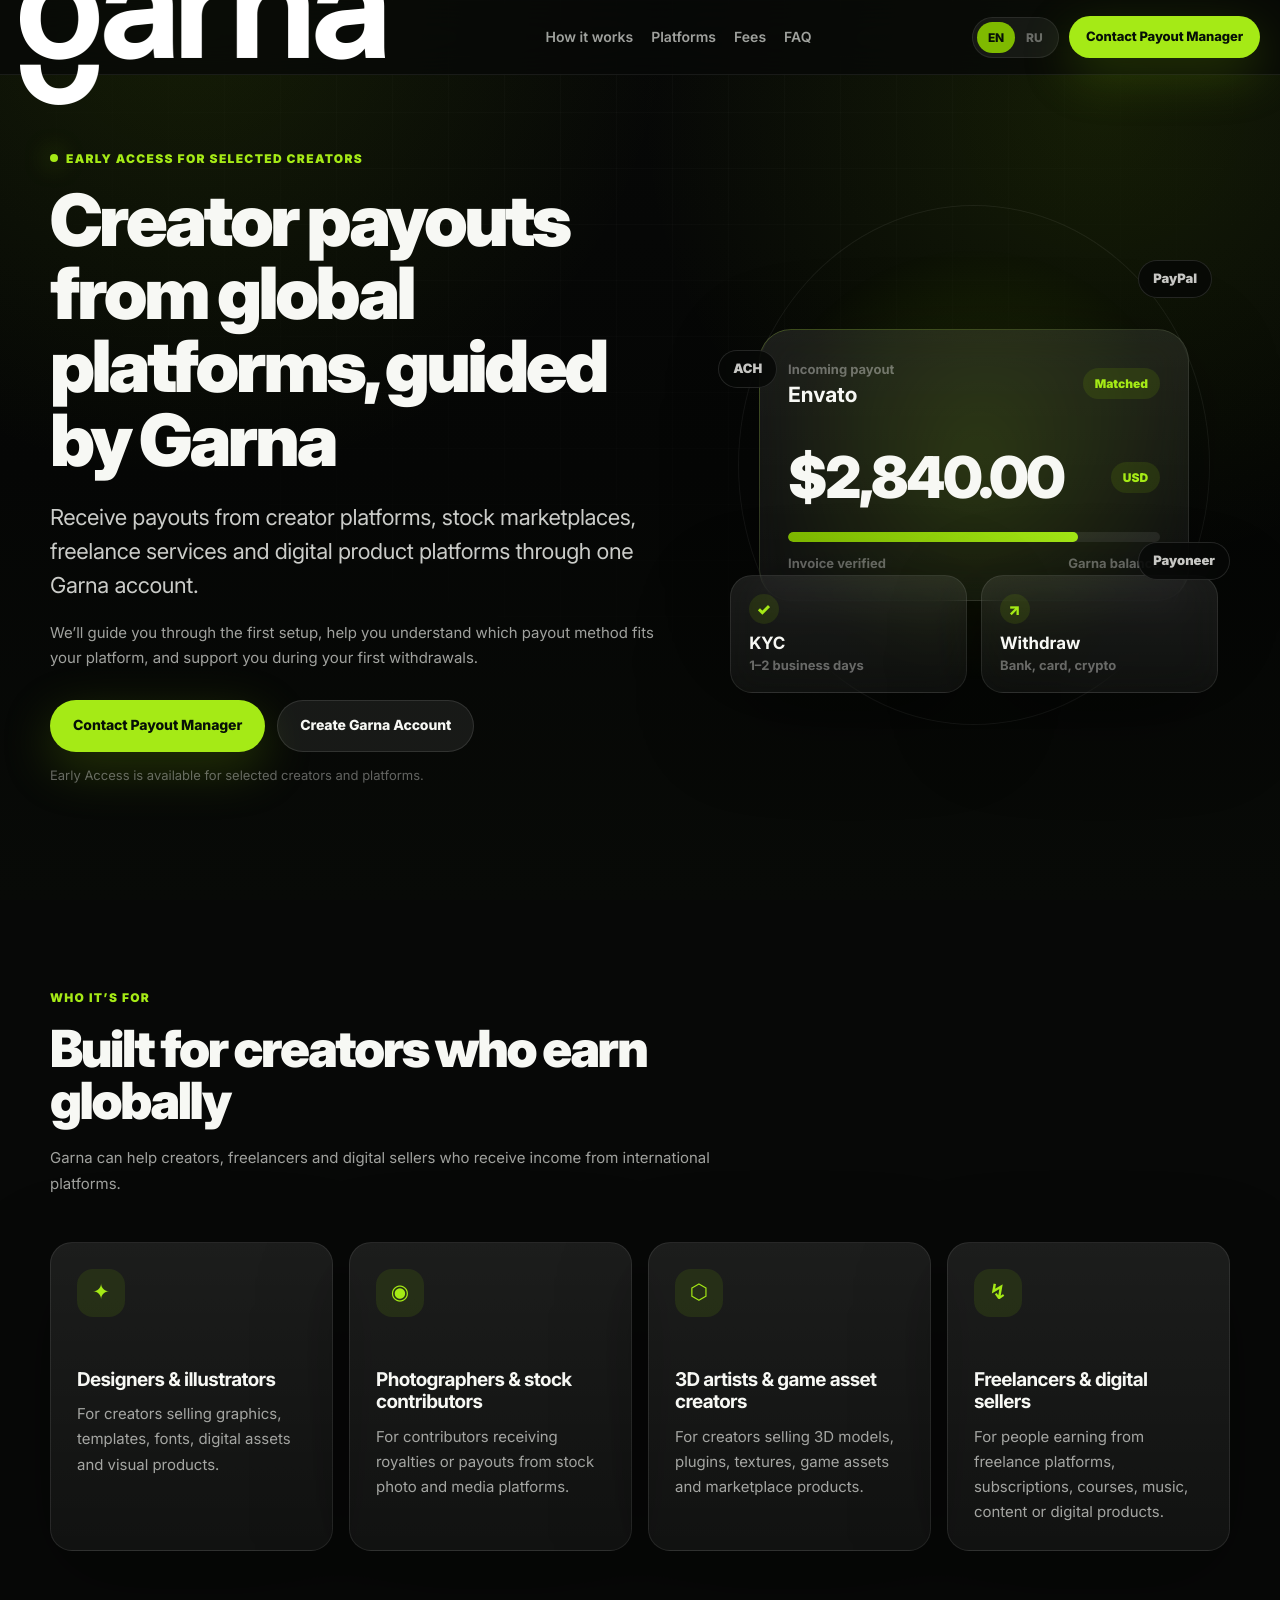
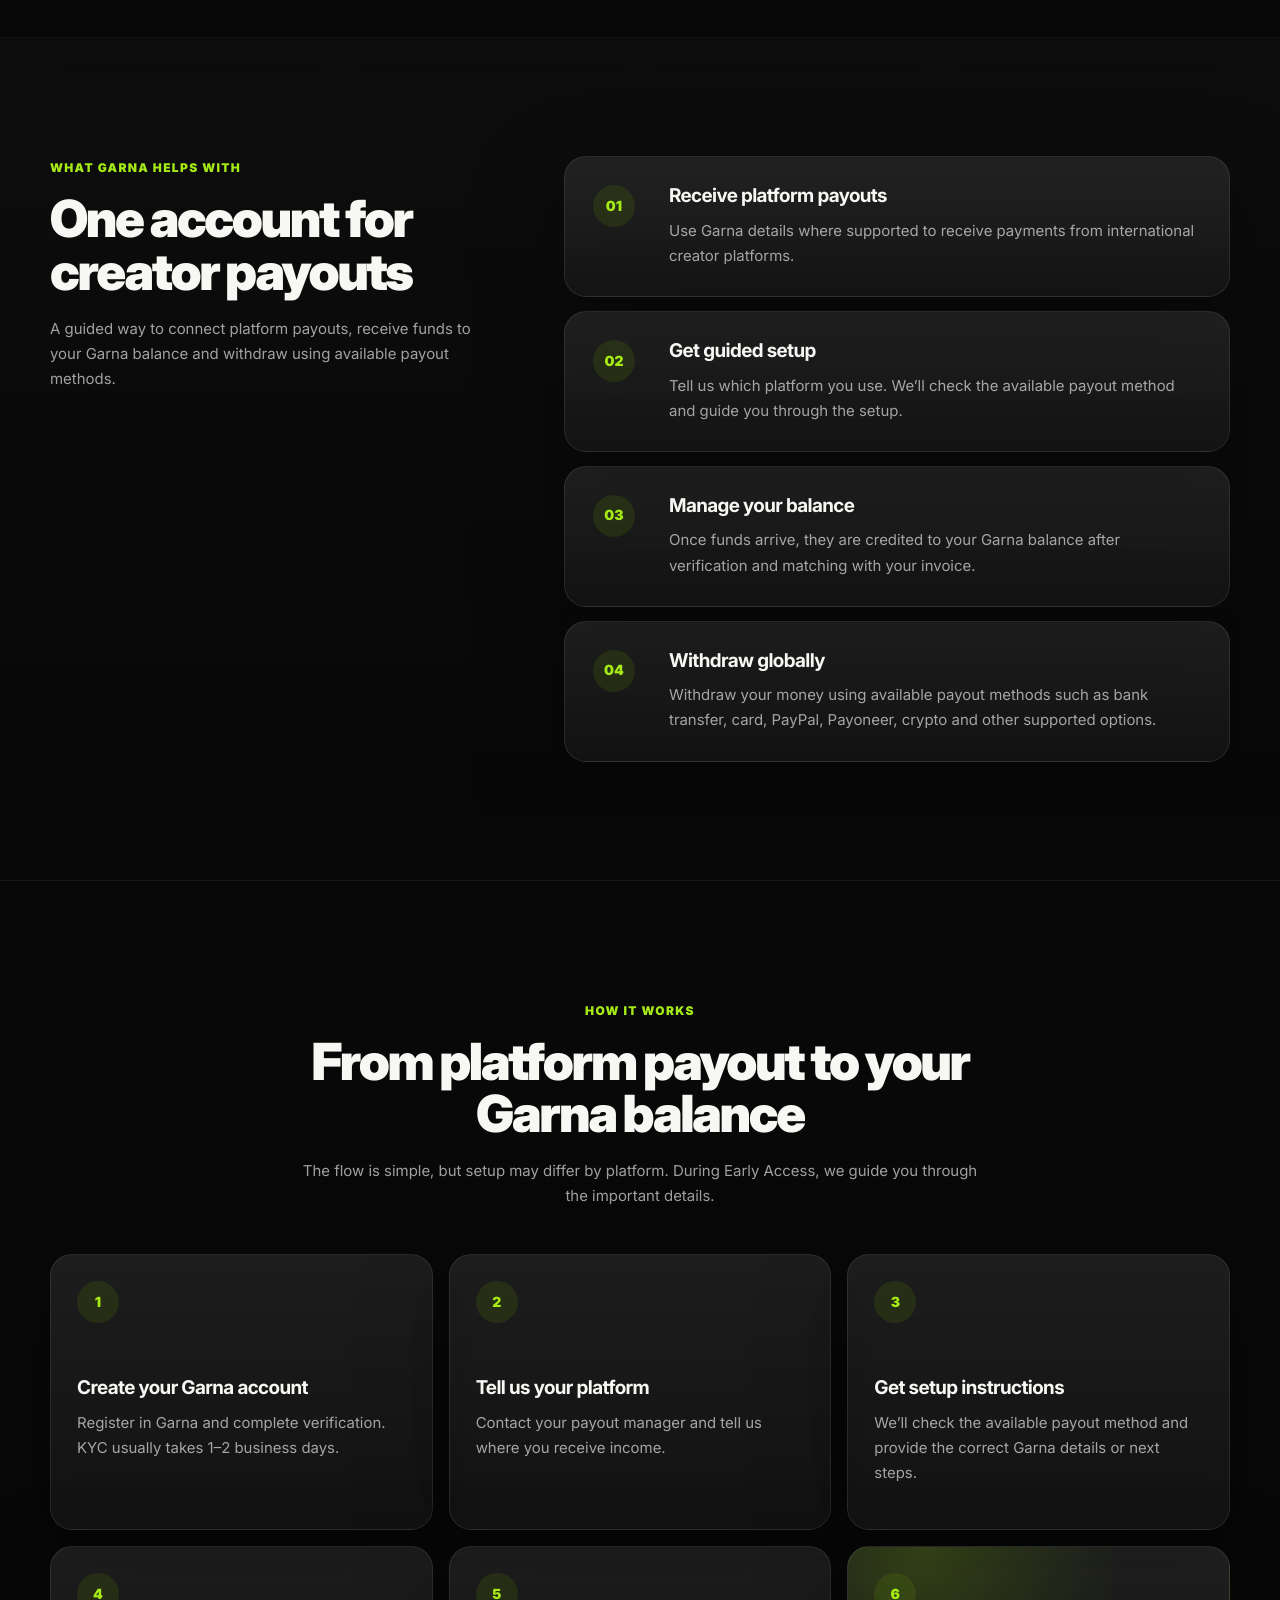
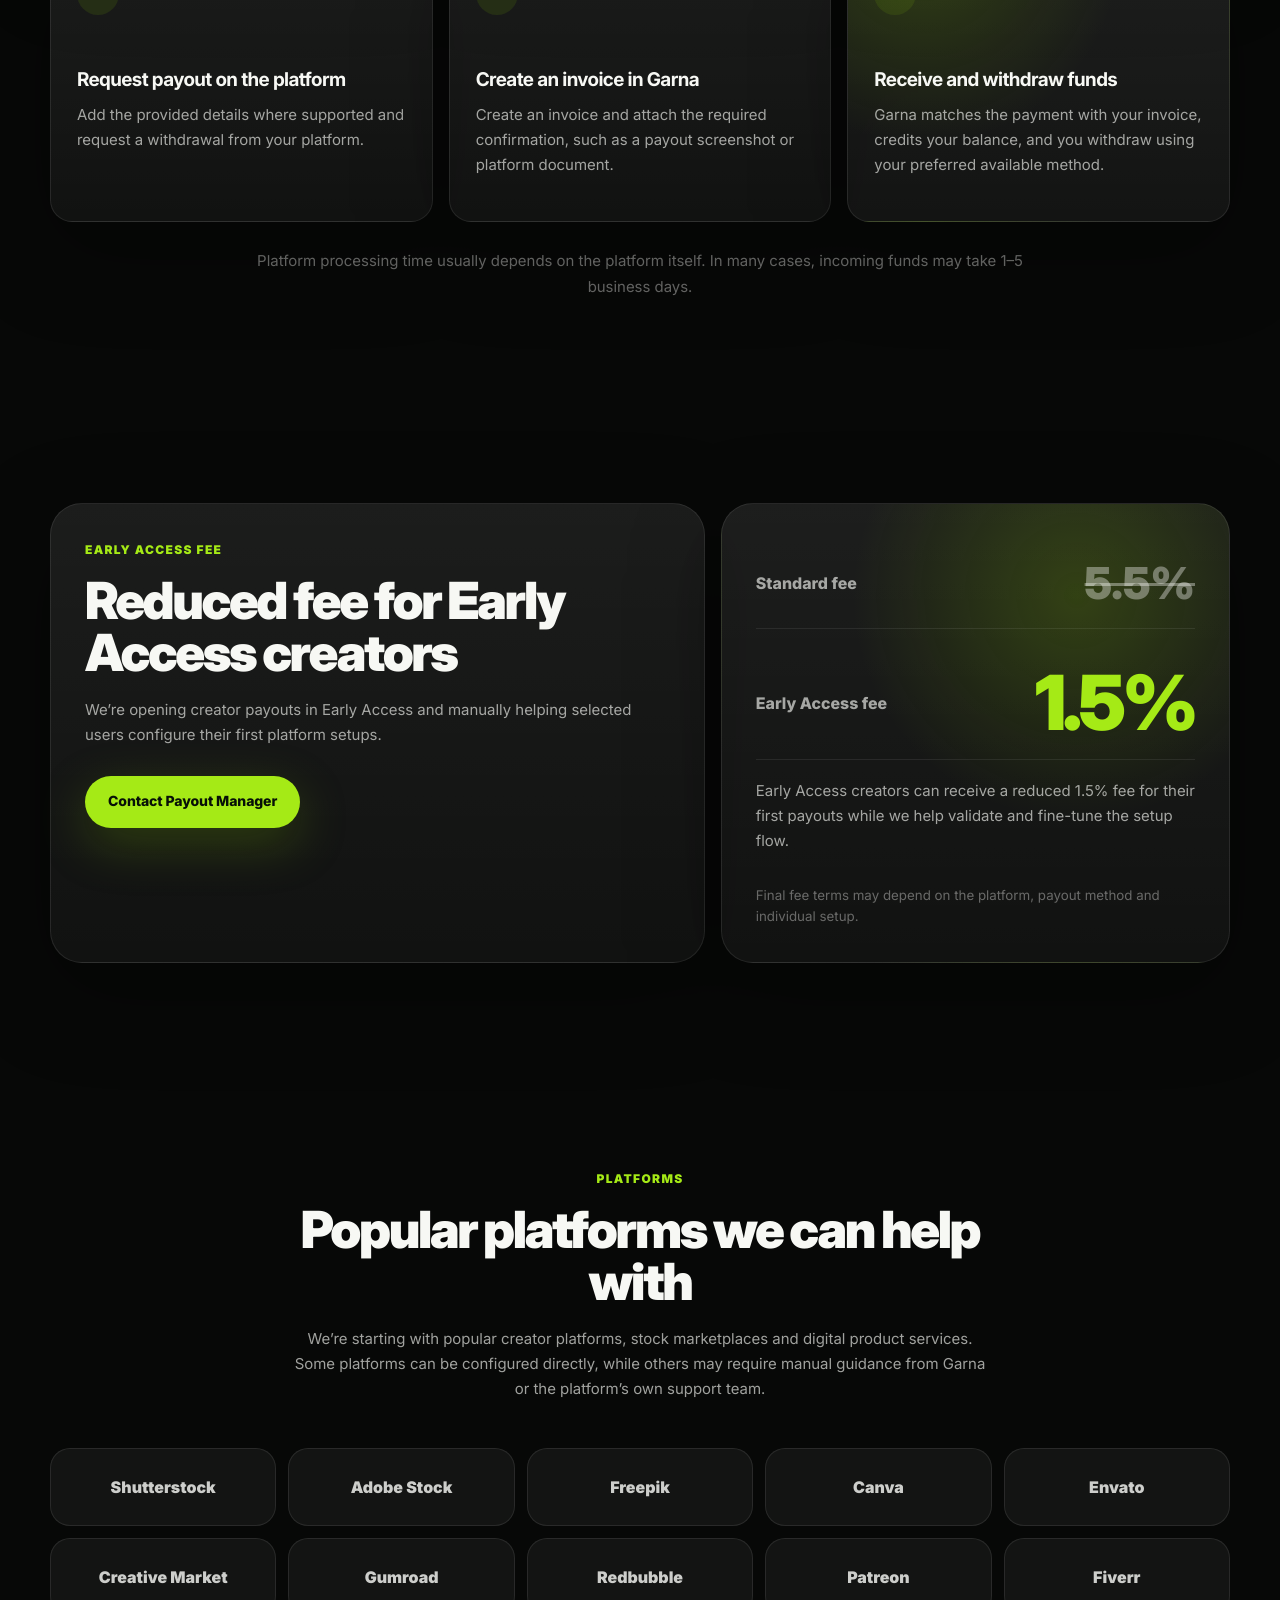
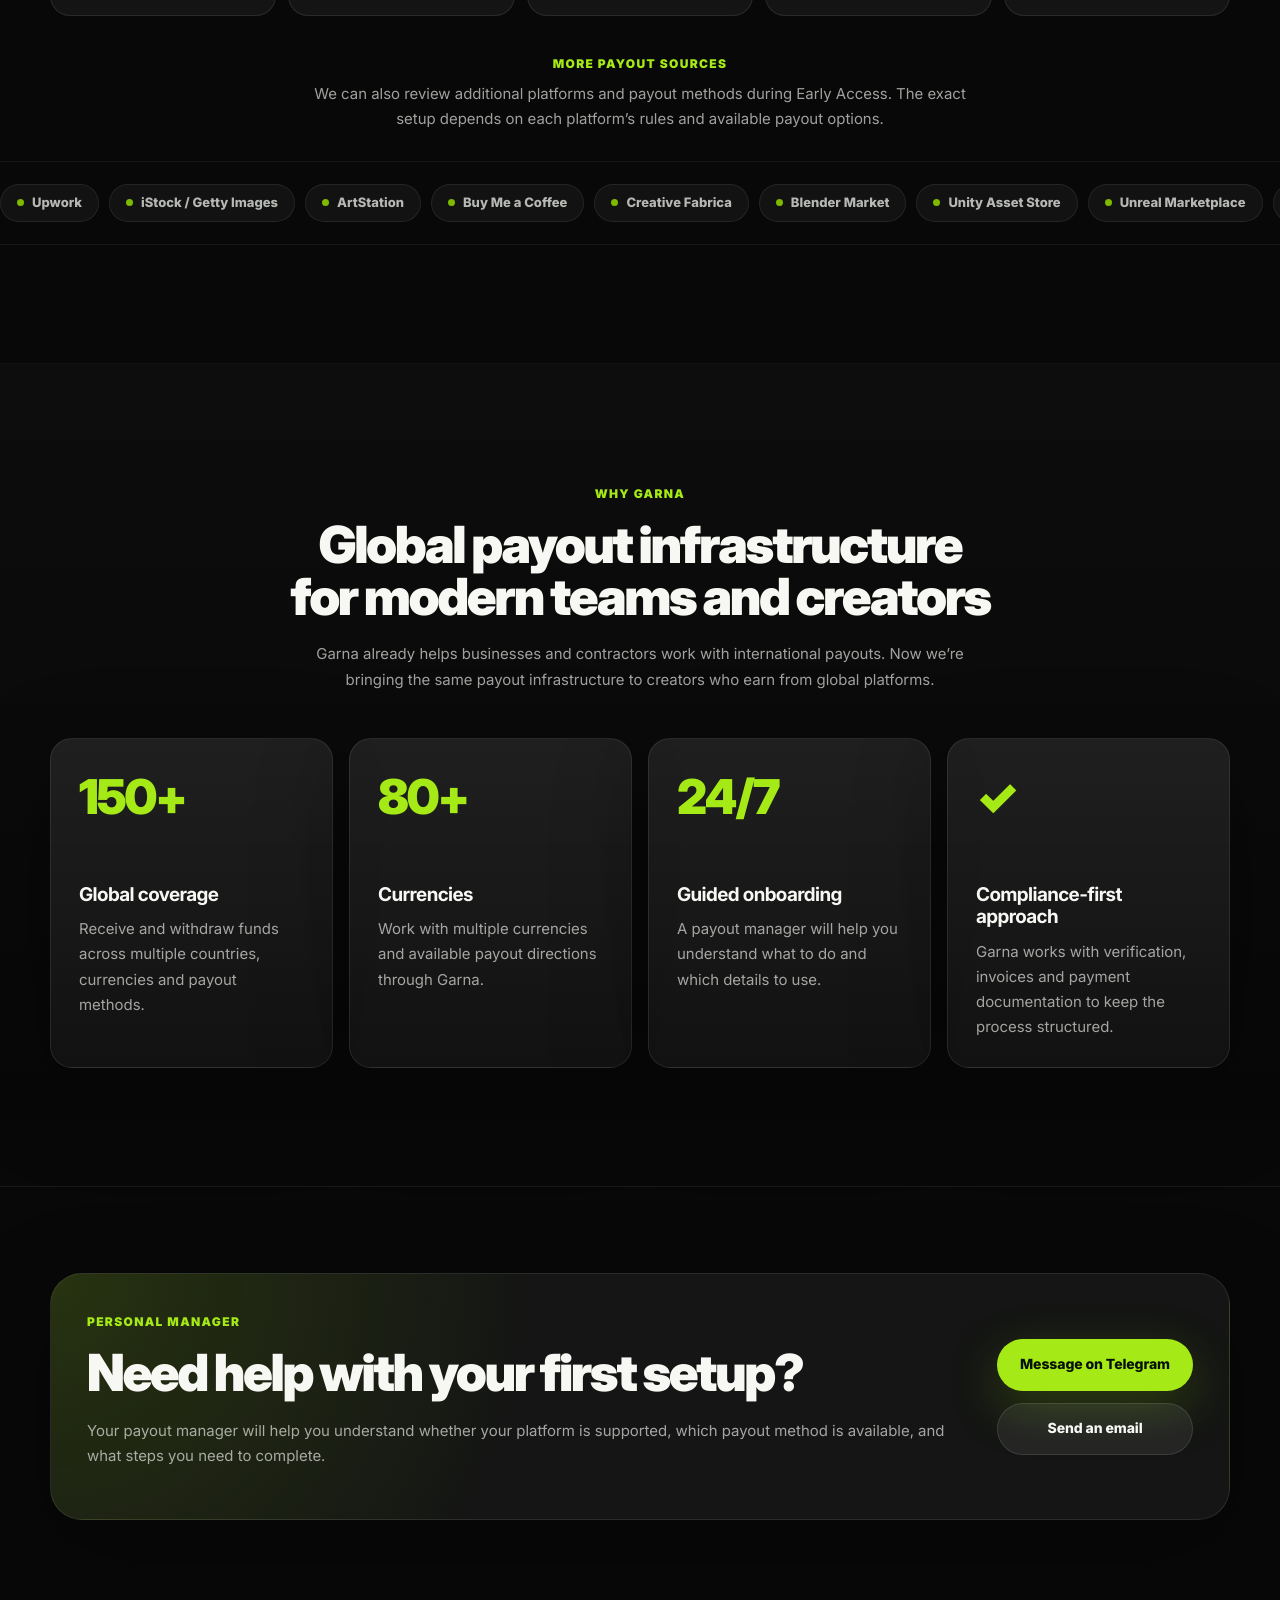
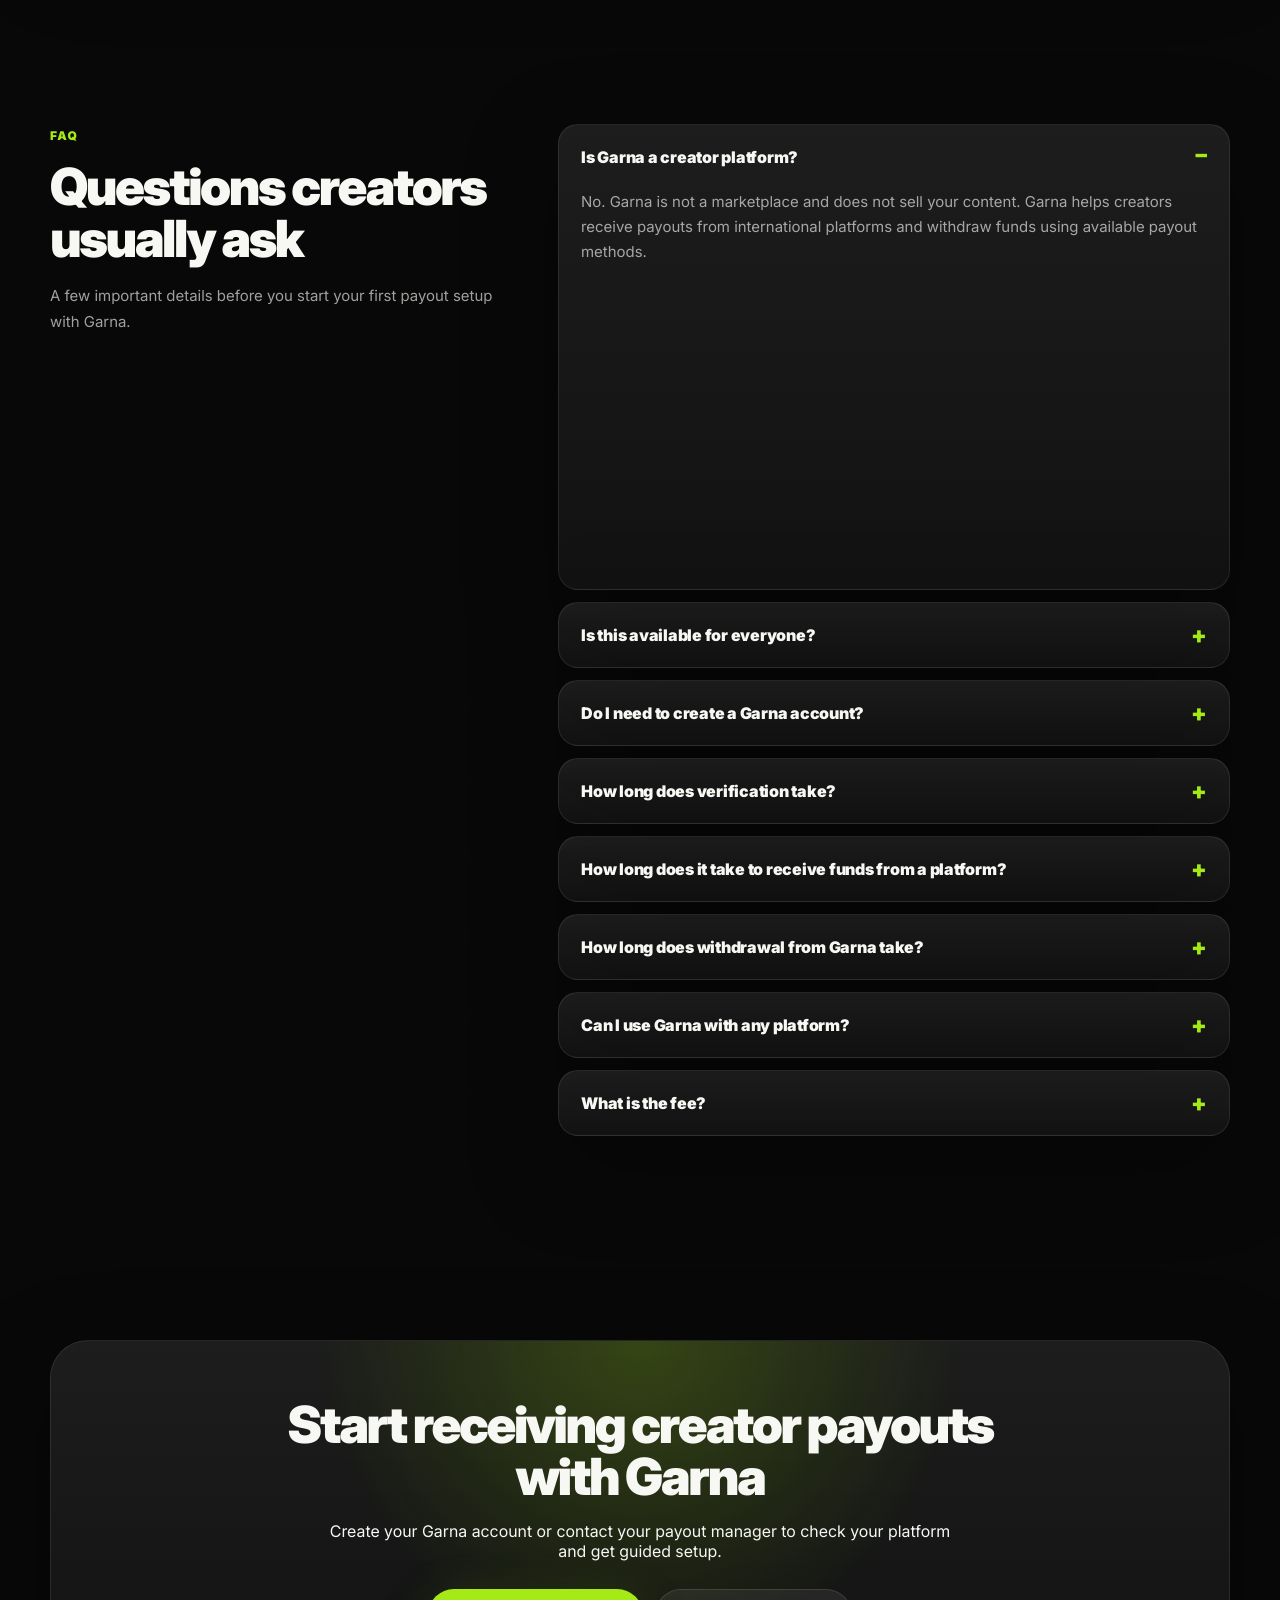
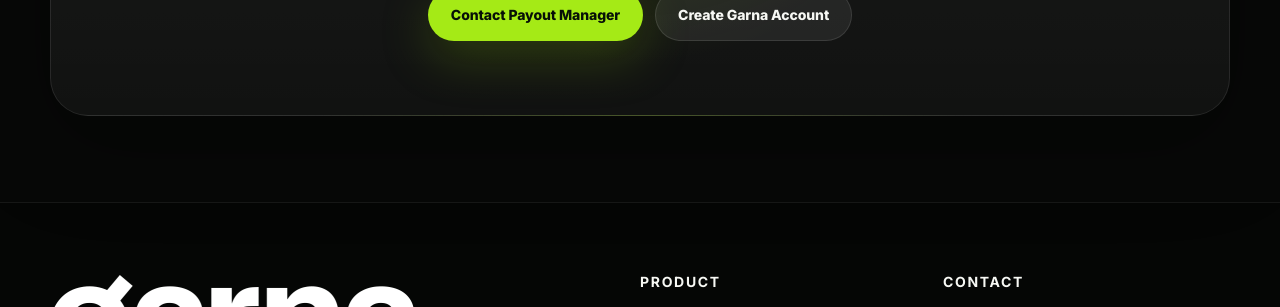
<file: index.html>
<!DOCTYPE html>

<html lang="en">
<head>
<meta charset="utf-8"/>
<meta content="width=device-width, initial-scale=1.0" name="viewport"/>
<title>Garna for Creators</title>
<meta content="Creator payouts from global platforms, guided by Garna." name="description"/>
<meta content="#070807" name="theme-color"/>
<!-- Favicon / app icons -->
<link href="assets/favicon.ico" rel="icon" sizes="any"/>
<link href="assets/favicon-32.png" rel="icon" sizes="32x32" type="image/png"/>
<link href="assets/favicon-180.png" rel="apple-touch-icon"/>
<link href="https://fonts.googleapis.com" rel="preconnect"/>
<link crossorigin="" href="https://fonts.gstatic.com" rel="preconnect"/>
<link href="https://fonts.googleapis.com/css2?family=Inter:wght@400;500;600;700;800;900&amp;display=swap" rel="stylesheet"/>
<link href="styles.css" rel="stylesheet">
</link></head>
<body>
<div aria-hidden="true" class="page-glow"></div>
<!-- Header / navigation -->
<header class="site-header" id="top">
<div class="nav-shell">
<a aria-label="Garna home" class="brand-logo" href="#top">
<img alt="Garna" src="assets/garna-white.png"/>
</a>
<nav aria-label="Primary navigation" class="main-nav">
<a data-i18n="nav.how" href="#how">How it works</a>
<a data-i18n="nav.platforms" href="#platforms">Platforms</a>
<a data-i18n="nav.fees" href="#fees">Fees</a>
<a data-i18n="nav.faq" href="#faq">FAQ</a>
</nav>
<div class="nav-actions">
<div aria-label="Language switcher" class="lang-switch">
<button class="lang-btn is-active" data-lang="en" type="button">EN</button>
<button class="lang-btn" data-lang="ru" type="button">RU</button>
</div>
<a class="btn btn-small btn-primary nav-cta" data-i18n="cta.manager" href="https://t.me/likelyiam" rel="noopener" target="_blank">Contact Payout Manager</a>

<button aria-expanded="false" aria-label="Open menu" class="menu-btn" type="button">
<span></span><span></span>
</button>
</div>
</div>
<div class="mobile-nav" hidden="">
<a data-i18n="nav.how" href="#how">How it works</a>
<a data-i18n="nav.platforms" href="#platforms">Platforms</a>
<a data-i18n="nav.fees" href="#fees">Fees</a>
<a data-i18n="nav.faq" href="#faq">FAQ</a>
<a class="btn btn-primary" data-i18n="cta.manager" href="https://t.me/likelyiam" rel="noopener" target="_blank">Contact Payout Manager</a>

</div>
</header>
<main>
<!-- Hero: main promise + visual payout flow -->
<section class="hero section-pad">
<div class="container hero-grid">
<div class="hero-copy reveal">
<div class="eyebrow">
<span class="dot"></span>
<span data-i18n="hero.eyebrow">Early Access for selected creators</span>
</div>
<h1 data-i18n="hero.title">Creator payouts from global platforms, guided by Garna</h1>
<p class="lead" data-i18n="hero.subtitle">Receive payouts from creator platforms, stock marketplaces, freelance services and digital product platforms through one Garna account.</p>
<p class="hero-note" data-i18n="hero.note">We’ll guide you through the first setup, help you understand which payout method fits your platform, and support you during your first withdrawals.</p>
<div class="hero-actions">
<a class="btn btn-primary" data-i18n="cta.manager" href="https://t.me/likelyiam" rel="noopener" target="_blank">Contact Payout Manager</a>
<a class="btn btn-secondary" data-i18n="cta.create" href="https://app.garna.io/auth/sign-up" rel="noopener" target="_blank">Create Garna Account</a>
</div>
<p class="microcopy" data-i18n="hero.micro">Early Access is available for selected creators and platforms.</p>
</div>
<div aria-label="Garna creator payout flow preview" class="hero-visual reveal delay-1">
<div class="flow-card main-flow">
<div class="flow-head">
<div>
<span class="muted-label" data-i18n="visual.cardLabel">Incoming payout</span>
<strong>Envato</strong>
</div>
<span class="status-pill" data-i18n="visual.matched">Matched</span>
</div>
<div class="amount-row">
<span>$2,840.00</span>
<span class="amount-tag">USD</span>
</div>
<div class="progress-line"><span></span></div>
<div class="flow-meta">
<span data-i18n="visual.invoice">Invoice verified</span>
<span data-i18n="visual.balance">Garna balance</span>
</div>
</div>
<div class="mini-grid">
<div class="mini-card">
<span class="mini-icon">✓</span>
<strong data-i18n="visual.kyc">KYC</strong>
<p data-i18n="visual.kycText">1–2 business days</p>
</div>
<div class="mini-card">
<span class="mini-icon">↗</span>
<strong data-i18n="visual.withdraw">Withdraw</strong>
<p data-i18n="visual.withdrawText">Bank, card, crypto</p>
</div>
</div>
<div class="orbit orbit-a">PayPal</div>
<div class="orbit orbit-b">ACH</div>
<div class="orbit orbit-c">Payoneer</div>
</div>
</div>
</section>
<!-- Optional partner transition banner: visible only with ?mode=transition or ?ref=partner -->
<section class="transition-banner" hidden="" id="transitionBanner">
<div class="container">
<div class="transition-card reveal">
<div>
<span class="section-kicker" data-i18n="transition.kicker">Partner transition</span>
<h2 data-i18n="transition.title">Moving your payout setup to Garna?</h2>
<p data-i18n="transition.text">You were invited to Garna through one of our partners. Our team will help you move your payout setup step by step, so you can continue receiving creator payouts with less friction.</p>
</div>
<a class="btn btn-primary" data-i18n="cta.manager" href="https://t.me/likelyiam" rel="noopener" target="_blank">Contact Payout Manager</a>
</div>
</div>
</section>
<section class="section-pad compact" id="who">
<div class="container">
<div class="section-head reveal">
<span class="section-kicker" data-i18n="who.kicker">Who it’s for</span>
<h2 data-i18n="who.title">Built for creators who earn globally</h2>
<p data-i18n="who.text">Garna can help creators, freelancers and digital sellers who receive income from international platforms.</p>
</div>
<div class="cards four-cols">
<article class="card reveal">
<span class="card-icon">✦</span>
<h3 data-i18n="who.card1.title">Designers &amp; illustrators</h3>
<p data-i18n="who.card1.text">For creators selling graphics, templates, fonts, digital assets and visual products.</p>
</article>
<article class="card reveal delay-1">
<span class="card-icon">◉</span>
<h3 data-i18n="who.card2.title">Photographers &amp; stock contributors</h3>
<p data-i18n="who.card2.text">For contributors receiving royalties or payouts from stock photo and media platforms.</p>
</article>
<article class="card reveal delay-2">
<span class="card-icon">⬡</span>
<h3 data-i18n="who.card3.title">3D artists &amp; game asset creators</h3>
<p data-i18n="who.card3.text">For creators selling 3D models, plugins, textures, game assets and marketplace products.</p>
</article>
<article class="card reveal delay-3">
<span class="card-icon">↯</span>
<h3 data-i18n="who.card4.title">Freelancers &amp; digital sellers</h3>
<p data-i18n="who.card4.text">For people earning from freelance platforms, subscriptions, courses, music, content or digital products.</p>
</article>
</div>
</div>
</section>
<section class="section-pad muted-section" id="helps">
<div class="container split-grid">
<div class="section-head sticky-copy reveal">
<span class="section-kicker" data-i18n="helps.kicker">What Garna helps with</span>
<h2 data-i18n="helps.title">One account for creator payouts</h2>
<p data-i18n="helps.text">A guided way to connect platform payouts, receive funds to your Garna balance and withdraw using available payout methods.</p>
</div>
<div class="feature-stack">
<article class="feature-row reveal">
<span>01</span>
<div>
<h3 data-i18n="helps.f1.title">Receive platform payouts</h3>
<p data-i18n="helps.f1.text">Use Garna details where supported to receive payments from international creator platforms.</p>
</div>
</article>
<article class="feature-row reveal">
<span>02</span>
<div>
<h3 data-i18n="helps.f2.title">Get guided setup</h3>
<p data-i18n="helps.f2.text">Tell us which platform you use. We’ll check the available payout method and guide you through the setup.</p>
</div>
</article>
<article class="feature-row reveal">
<span>03</span>
<div>
<h3 data-i18n="helps.f3.title">Manage your balance</h3>
<p data-i18n="helps.f3.text">Once funds arrive, they are credited to your Garna balance after verification and matching with your invoice.</p>
</div>
</article>
<article class="feature-row reveal">
<span>04</span>
<div>
<h3 data-i18n="helps.f4.title">Withdraw globally</h3>
<p data-i18n="helps.f4.text">Withdraw your money using available payout methods such as bank transfer, card, PayPal, Payoneer, crypto and other supported options.</p>
</div>
</article>
</div>
</div>
</section>
<section class="section-pad" id="how">
<div class="container">
<div class="section-head centered reveal">
<span class="section-kicker" data-i18n="how.kicker">How it works</span>
<h2 data-i18n="how.title">From platform payout to your Garna balance</h2>
<p data-i18n="how.text">The flow is simple, but setup may differ by platform. During Early Access, we guide you through the important details.</p>
</div>
<div class="steps">
<article class="step-card reveal">
<span>1</span>
<h3 data-i18n="how.s1.title">Create your Garna account</h3>
<p data-i18n="how.s1.text">Register in Garna and complete verification. KYC usually takes 1–2 business days.</p>
</article>
<article class="step-card reveal delay-1">
<span>2</span>
<h3 data-i18n="how.s2.title">Tell us your platform</h3>
<p data-i18n="how.s2.text">Contact your payout manager and tell us where you receive income.</p>
</article>
<article class="step-card reveal delay-2">
<span>3</span>
<h3 data-i18n="how.s3.title">Get setup instructions</h3>
<p data-i18n="how.s3.text">We’ll check the available payout method and provide the correct Garna details or next steps.</p>
</article>
<article class="step-card reveal">
<span>4</span>
<h3 data-i18n="how.s4.title">Request payout on the platform</h3>
<p data-i18n="how.s4.text">Add the provided details where supported and request a withdrawal from your platform.</p>
</article>
<article class="step-card reveal delay-1">
<span>5</span>
<h3 data-i18n="how.s5.title">Create an invoice in Garna</h3>
<p data-i18n="how.s5.text">Create an invoice and attach the required confirmation, such as a payout screenshot or platform document.</p>
</article>
<article class="step-card reveal delay-2 accent-step">
<span>6</span>
<h3 data-i18n="how.s6.title">Receive and withdraw funds</h3>
<p data-i18n="how.s6.text">Garna matches the payment with your invoice, credits your balance, and you withdraw using your preferred available method.</p>
</article>
</div>
<p class="section-note reveal" data-i18n="how.note">Platform processing time usually depends on the platform itself. In many cases, incoming funds may take 1–5 business days.</p>
</div>
</section>
<section class="section-pad compact" id="fees">
<div class="container fee-grid">
<div class="fee-card reveal">
<span class="section-kicker" data-i18n="fees.kicker">Early Access fee</span>
<h2 data-i18n="fees.title">Reduced fee for Early Access creators</h2>
<p data-i18n="fees.text">We’re opening creator payouts in Early Access and manually helping selected users configure their first platform setups.</p>
<div class="fee-actions">
<a class="btn btn-primary" data-i18n="cta.manager" href="https://t.me/likelyiam" rel="noopener" target="_blank">Contact Payout Manager</a>
</div>
</div>
<div class="price-card reveal delay-1">
<div class="price-row old-price">
<span data-i18n="fees.standard">Standard fee</span>
<strong>5.5%</strong>
</div>
<div class="price-row new-price">
<span data-i18n="fees.early">Early Access fee</span>
<strong>1.5%</strong>
</div>
<p data-i18n="fees.caption">Early Access creators can receive a reduced 1.5% Garna service fee for their first payouts while we help validate and fine-tune the setup flow.</p>
<small data-i18n="fees.disclaimer">The percentages above refer only to Garna’s service fee. Platform withdrawal fees, payment method charges, FX costs or other third-party fees may vary and are not included.</small>
</div>
</div>
</section>
<!-- Platforms: main list + running ticker -->
<section class="section-pad" id="platforms">
<div class="container">
<div class="section-head centered reveal">
<span class="section-kicker" data-i18n="platforms.kicker">Platforms</span>
<h2 data-i18n="platforms.title">Popular platforms we can help with</h2>
<p data-i18n="platforms.text">We’re starting with popular creator platforms, stock marketplaces and digital product services. Some platforms can be configured directly, while others may require manual guidance from Garna or the platform’s own support team.</p>
</div>
<div aria-label="Popular platforms" class="platform-grid reveal">
<div class="platform-pill">Shutterstock</div>
<div class="platform-pill">Adobe Stock</div>
<div class="platform-pill">Freepik</div>
<div class="platform-pill">Canva</div>
<div class="platform-pill">Envato</div>
<div class="platform-pill">Creative Market</div>
<div class="platform-pill">Gumroad</div>
<div class="platform-pill">Redbubble</div>
<div class="platform-pill">Patreon</div>
<div class="platform-pill">Fiverr</div>
</div>
</div>
<div class="container">
<div class="ticker-intro reveal">
<span class="section-kicker" data-i18n="platforms.moreKicker">More payout sources</span>
<p data-i18n="platforms.moreText">We can also review additional platforms and payout methods during Early Access. The exact setup depends on each platform’s rules and available payout options.</p>
</div>
</div>
<div aria-hidden="true" class="ticker-wrap reveal">
<div class="ticker-track" id="platformTicker"></div>
</div>
</section>
<section class="section-pad muted-section" id="why">
<div class="container">
<div class="section-head centered reveal">
<span class="section-kicker" data-i18n="why.kicker">Why Garna</span>
<h2 data-i18n="why.title">Global payout infrastructure for modern teams and creators</h2>
<p data-i18n="why.text">Garna already helps businesses and contractors work with international payouts. Now we’re bringing the same payout infrastructure to creators who earn from global platforms.</p>
</div>
<div class="trust-grid">
<article class="trust-card reveal">
<strong>150+</strong>
<h3 data-i18n="why.t1.title">Global coverage</h3>
<p data-i18n="why.t1.text">Receive and withdraw funds across multiple countries, currencies and payout methods.</p>
</article>
<article class="trust-card reveal delay-1">
<strong>80+</strong>
<h3 data-i18n="why.t2.title">Currencies</h3>
<p data-i18n="why.t2.text">Work with multiple currencies and available payout directions through Garna.</p>
</article>
<article class="trust-card reveal delay-2">
<strong>24/7</strong>
<h3 data-i18n="why.t3.title">Guided onboarding</h3>
<p data-i18n="why.t3.text">A payout manager will help you understand what to do and which details to use.</p>
</article>
<article class="trust-card reveal delay-3">
<strong>✓</strong>
<h3 data-i18n="why.t4.title">Compliance-first approach</h3>
<p data-i18n="why.t4.text">Garna works with verification, invoices and payment documentation to keep the process structured.</p>
</article>
</div>
</div>
</section>
<!-- Personal manager CTA -->
<section class="section-pad compact" id="manager">
<div class="container manager-card reveal">
<div>
<span class="section-kicker" data-i18n="manager.kicker">Personal manager</span>
<h2 data-i18n="manager.title">Need help with your first setup?</h2>
<p data-i18n="manager.text">Your payout manager will help you understand whether your platform is supported, which payout method is available, and what steps you need to complete.</p>
</div>
<div class="manager-actions">
<a class="btn btn-primary" data-i18n="manager.telegram" href="https://t.me/likelyiam" rel="noopener" target="_blank">Message on Telegram</a>
<a class="btn btn-secondary" data-i18n="manager.email" href="mailto:rbl@garna.io">Send an email</a>
</div>
</div>
</section>
<section class="section-pad" id="faq">
<div class="container faq-grid">
<div class="section-head reveal">
<span class="section-kicker" data-i18n="faq.kicker">FAQ</span>
<h2 data-i18n="faq.title">Questions creators usually ask</h2>
<p data-i18n="faq.text">A few important details before you start your first payout setup with Garna.</p>
</div>
<div class="faq-list reveal delay-1">
<div class="faq-item is-open">
<button aria-expanded="true" class="faq-question" data-i18n="faq.q1" type="button">Is Garna a creator platform?</button>
<div class="faq-answer"><p data-i18n="faq.a1">No. Garna is not a marketplace and does not sell your content. Garna helps creators receive payouts from international platforms and withdraw funds using available payout methods.</p></div>
</div>
<div class="faq-item">
<button aria-expanded="false" class="faq-question" data-i18n="faq.q2" type="button">Is this available for everyone?</button>
<div class="faq-answer"><p data-i18n="faq.a2">Creator payouts are currently available in Early Access. We start with selected creators and platforms to make sure each setup works correctly.</p></div>
</div>
<div class="faq-item">
<button aria-expanded="false" class="faq-question" data-i18n="faq.q3" type="button">Do I need to create a Garna account?</button>
<div class="faq-answer"><p data-i18n="faq.a3">Yes. You need a Garna account to complete verification, create invoices, receive funds and withdraw your balance.</p></div>
</div>
<div class="faq-item">
<button aria-expanded="false" class="faq-question" data-i18n="faq.q4" type="button">How long does verification take?</button>
<div class="faq-answer"><p data-i18n="faq.a4">KYC usually takes 1–2 business days, depending on the documents and verification flow.</p></div>
</div>
<div class="faq-item">
<button aria-expanded="false" class="faq-question" data-i18n="faq.q5" type="button">How long does it take to receive funds from a platform?</button>
<div class="faq-answer"><p data-i18n="faq.a5">It depends on the platform and payout method. In many cases, incoming funds may take 1–5 business days after the platform sends the payout.</p></div>
</div>
<div class="faq-item">
<button aria-expanded="false" class="faq-question" data-i18n="faq.q6" type="button">How long does withdrawal from Garna take?</button>
<div class="faq-answer"><p data-i18n="faq.a6">Withdrawal timing depends on the selected method and destination. As a general guideline, it may take 1–2 business days for many standard methods.</p></div>
</div>
<div class="faq-item">
<button aria-expanded="false" class="faq-question" data-i18n="faq.q7" type="button">Can I use Garna with any platform?</button>
<div class="faq-answer"><p data-i18n="faq.a7">Not always. Each platform has its own payout rules and supported methods. During setup, we confirm whether your platform can be processed and which flow applies.</p></div>
</div>
<div class="faq-item">
<button aria-expanded="false" class="faq-question" data-i18n="faq.q8" type="button">What is the fee?</button>
<div class="faq-answer"><p data-i18n="faq.a8">The standard Garna service fee is 5.5%. Early Access creators can receive a reduced 1.5% Garna service fee for their first payouts, subject to final confirmation and setup details.</p></div>
</div>
</div>
</div>
</section>
<section class="final-cta section-pad compact">
<div class="container final-card reveal">
<h2 data-i18n="final.title">Start receiving creator payouts with Garna</h2>
<p data-i18n="final.text">Contact your payout manager to check your platform and get guided setup, or create your Garna account when you’re ready to continue.</p>
<div class="hero-actions centered-actions">
<a class="btn btn-primary" data-i18n="cta.manager" href="https://t.me/likelyiam" rel="noopener" target="_blank">Contact Payout Manager</a>
<a class="btn btn-secondary" data-i18n="cta.create" href="https://app.garna.io/auth/sign-up" rel="noopener" target="_blank">Create Garna Account</a>
</div>
</div>
</section>
</main>
<!-- Footer -->
<footer class="site-footer">
<div class="container footer-grid">
<div>
<a aria-label="Garna home" class="brand-logo footer-logo" href="#top">
<img alt="Garna" src="assets/garna-white.png"/>
</a>
<p data-i18n="footer.text">Creator payouts from global platforms, guided by Garna.</p>
</div>
<div>
<h3 data-i18n="footer.product">Product</h3>
<a data-i18n="nav.how" href="#how">How it works</a>
<a data-i18n="nav.platforms" href="#platforms">Platforms</a>
<a data-i18n="nav.fees" href="#fees">Fees</a>
<a data-i18n="nav.faq" href="#faq">FAQ</a>
</div>
<div>
<h3 data-i18n="footer.contact">Contact</h3>
<a href="https://t.me/likelyiam" rel="noopener" target="_blank">Telegram: @likelyiam</a>
<a href="mailto:rbl@garna.io">Email: rbl@garna.io</a>
</div>
</div>
<div class="container legal-row">
<p data-i18n="footer.legal">Garna is not a bank or financial institution. Financial technology services are provided through certified partners where applicable. Availability of payout methods, processing times and fees may depend on the user’s country, platform, verification status and selected withdrawal method.</p>
<span>© Garna. All rights reserved.</span>
</div>
</footer>
<!-- Main page logic: translations, URL modes, ticker, mobile menu, FAQ -->
<script src="script.js"></script>
</body>
</html>
</file>
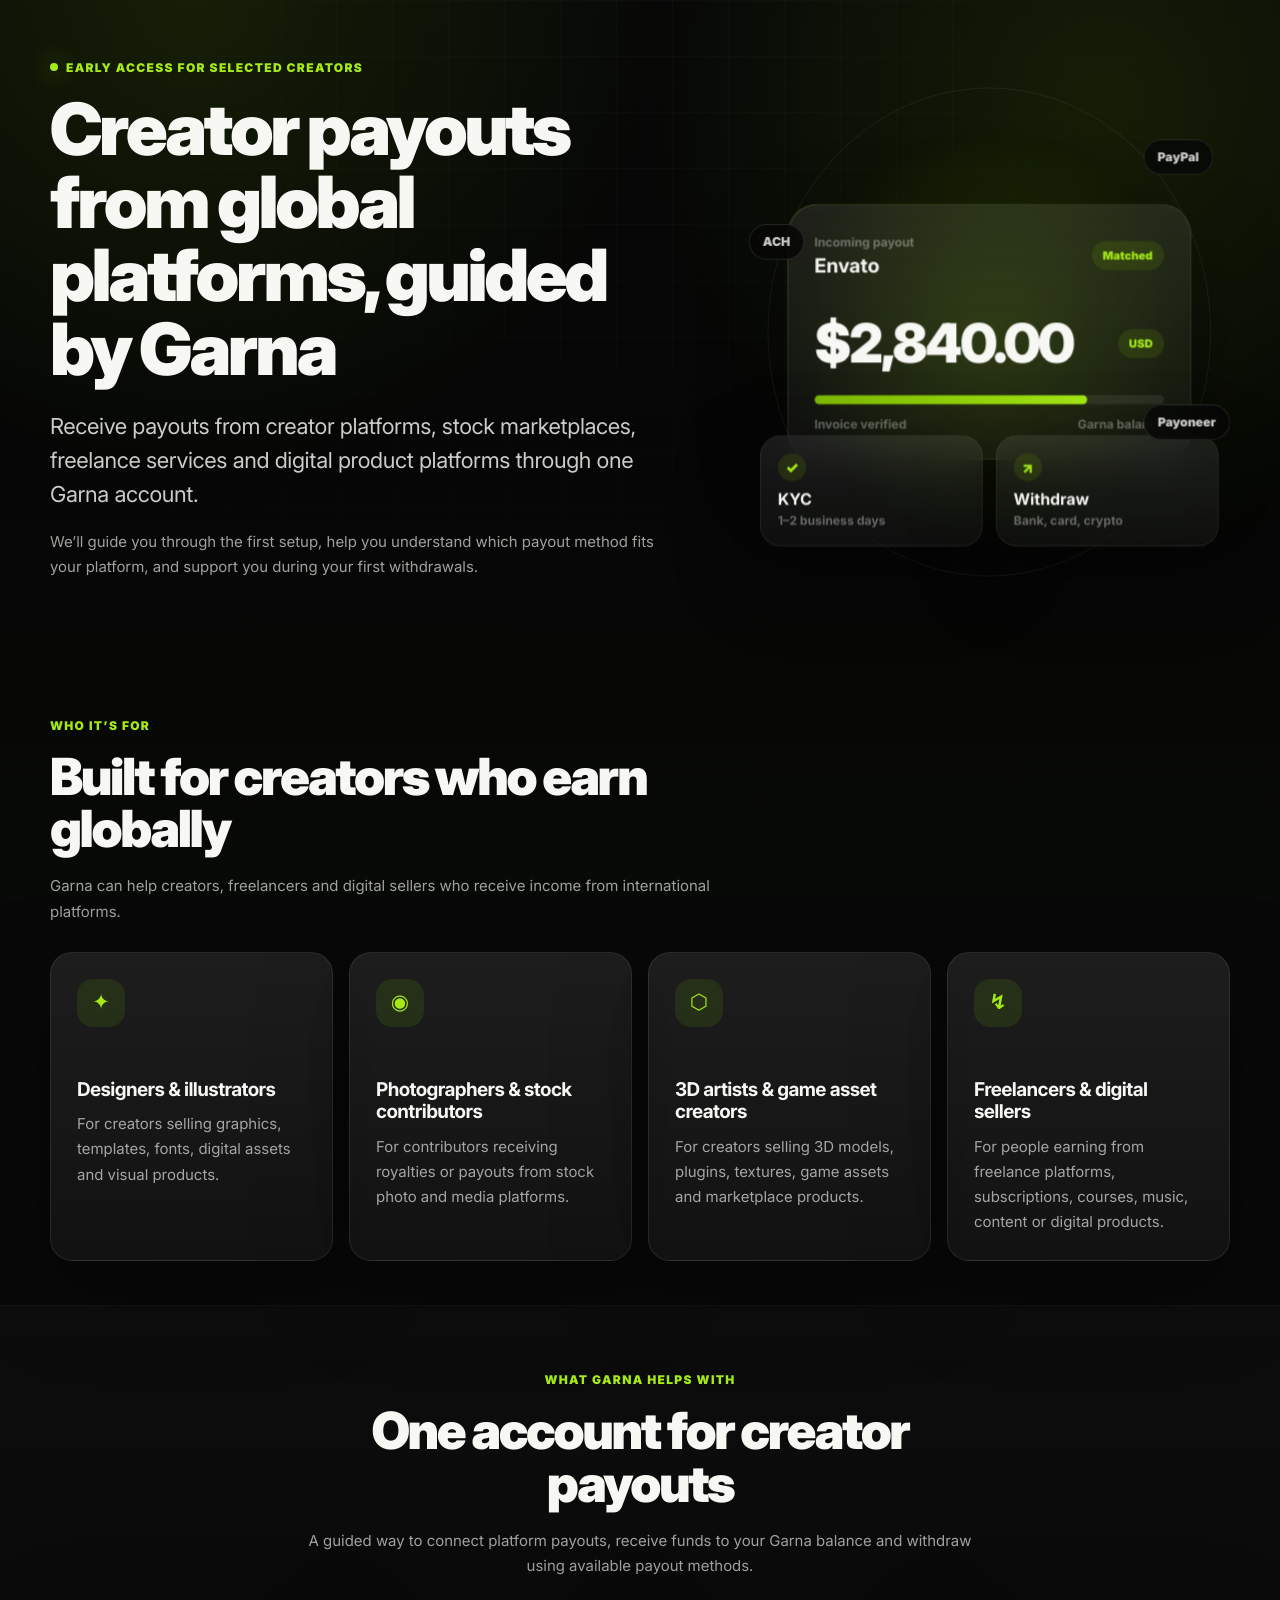
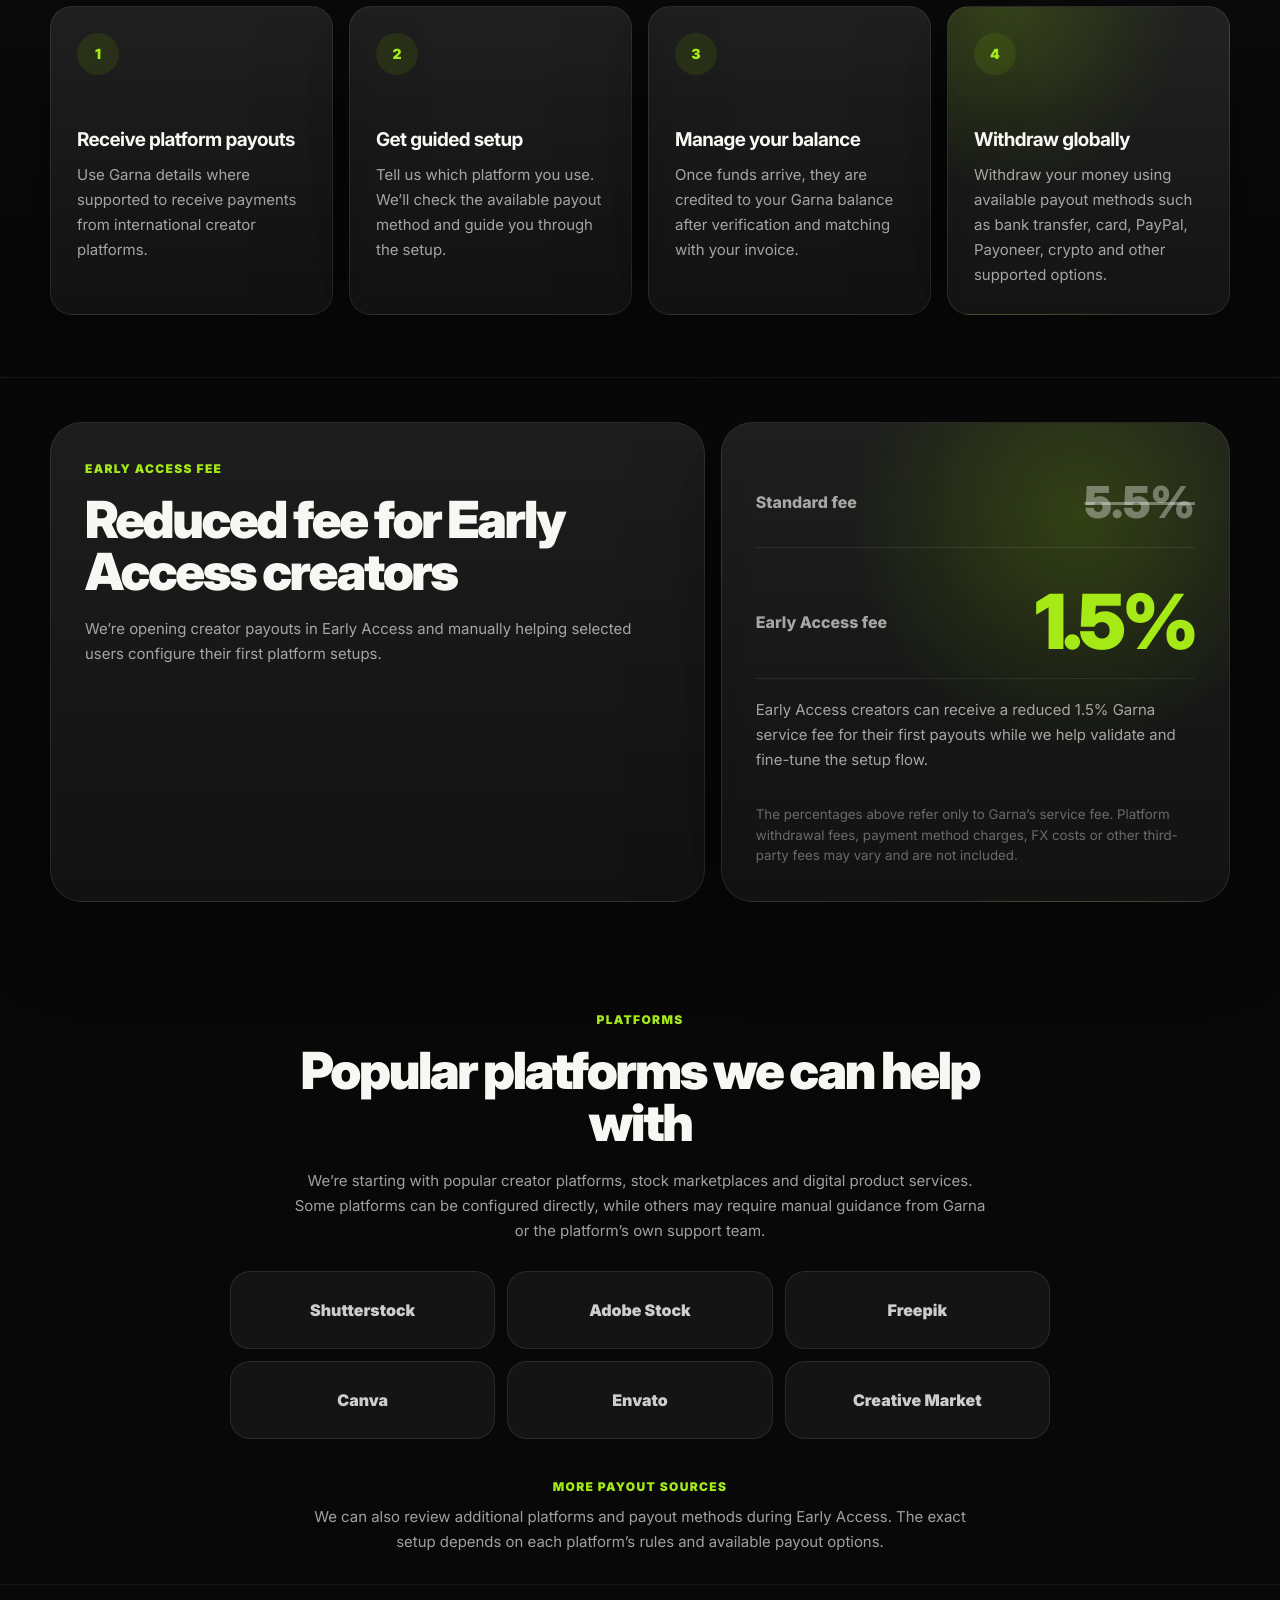
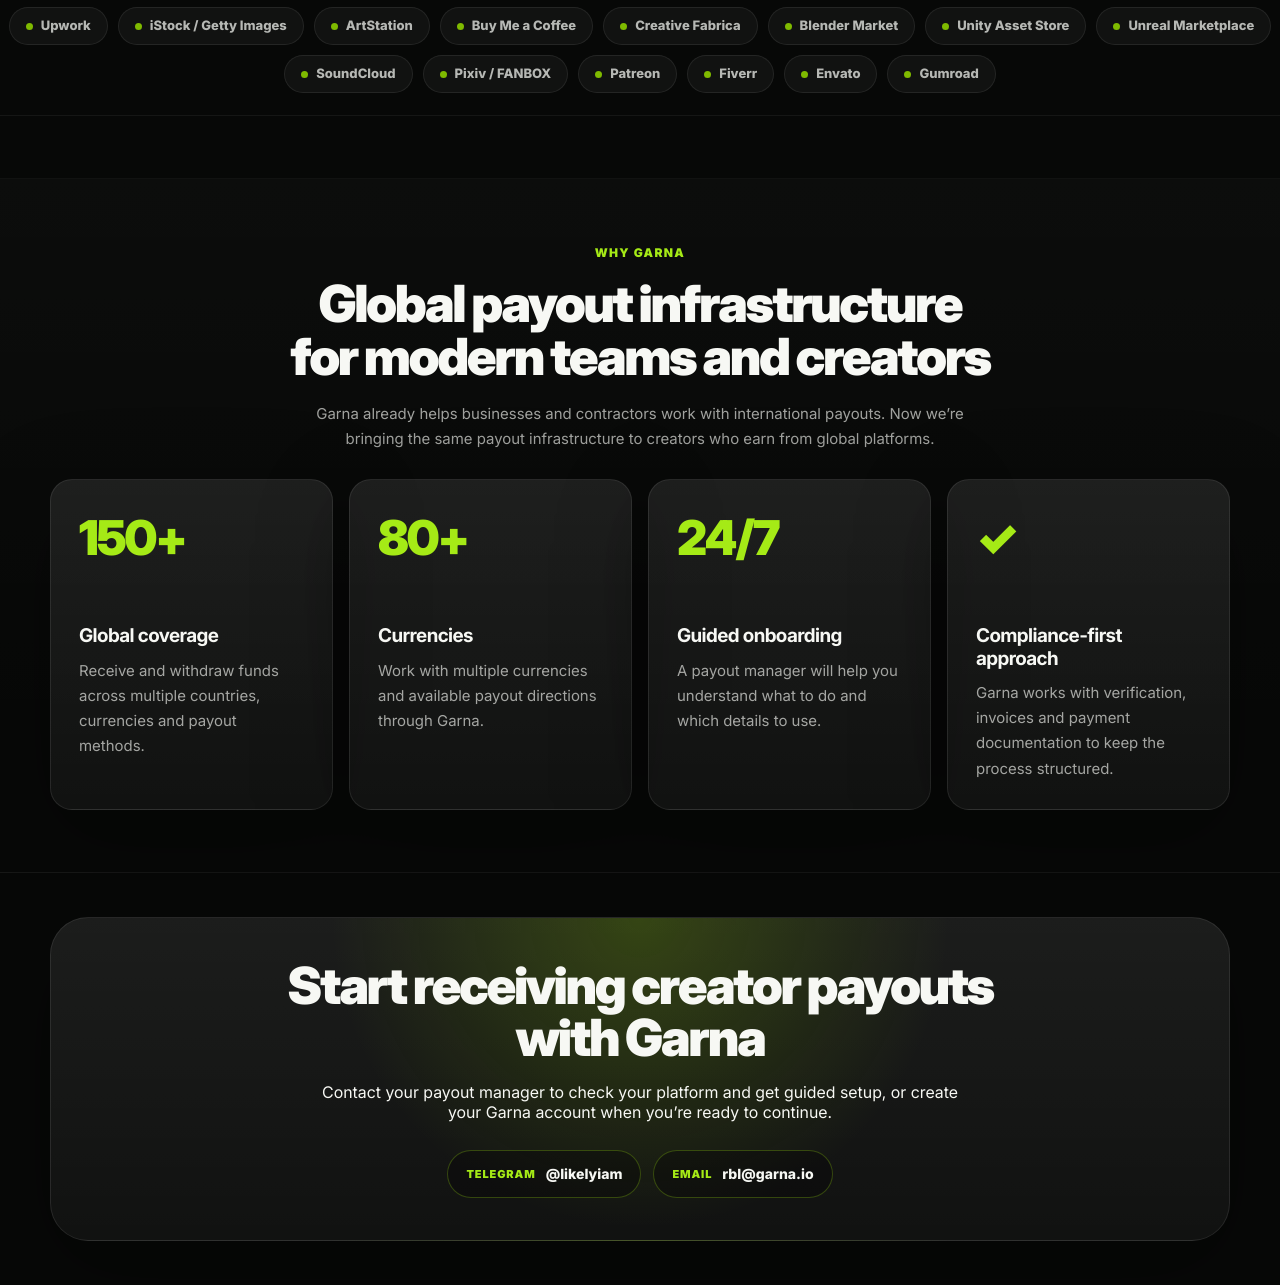
<file: pdf/index.html>
<!DOCTYPE html>

<html lang="en">
<head>
<meta charset="utf-8"/>
<meta content="width=device-width, initial-scale=1.0" name="viewport"/>
<title>Garna for Creators - PDF version</title>
<meta content="Compact Garna for Creators overview for PDF export." name="description"/>
<meta content="#070807" name="theme-color"/>
<!-- Favicon / app icons -->
<link href="assets/favicon.ico" rel="icon" sizes="any"/>
<link href="assets/favicon-32.png" rel="icon" sizes="32x32" type="image/png"/>
<link href="assets/favicon-180.png" rel="apple-touch-icon"/>
<link href="https://fonts.googleapis.com" rel="preconnect"/>
<link crossorigin="" href="https://fonts.gstatic.com" rel="preconnect"/>
<link href="https://fonts.googleapis.com/css2?family=Inter:wght@400;500;600;700;800;900&amp;display=swap" rel="stylesheet"/>
<link href="styles.css" rel="stylesheet"/>
</head>
<body class="pdf-version">
<div aria-hidden="true" class="page-glow"></div>
<!-- PDF version has no header: the document starts directly with the hero block. -->

<!-- PDF VERSION: compact landing page for browser Print -> Save as PDF --><main>
<!-- Hero: main promise + visual payout flow -->
<section class="hero section-pad">
<div class="container hero-grid">
<div class="hero-copy reveal">
<div class="eyebrow">
<span class="dot"></span>
<span data-i18n="hero.eyebrow">Early Access for selected creators</span>
</div>
<h1 data-i18n="hero.title">Creator payouts from global platforms, guided by Garna</h1>
<p class="lead" data-i18n="hero.subtitle">Receive payouts from creator platforms, stock marketplaces, freelance services and digital product platforms through one Garna account.</p>
<p class="hero-note" data-i18n="hero.note">We’ll guide you through the first setup, help you understand which payout method fits your platform, and support you during your first withdrawals.</p>


</div>
<div aria-label="Garna creator payout flow preview" class="hero-visual reveal delay-1">
<div class="flow-card main-flow">
<div class="flow-head">
<div>
<span class="muted-label" data-i18n="visual.cardLabel">Incoming payout</span>
<strong>Envato</strong>
</div>
<span class="status-pill" data-i18n="visual.matched">Matched</span>
</div>
<div class="amount-row">
<span>$2,840.00</span>
<span class="amount-tag">USD</span>
</div>
<div class="progress-line"><span></span></div>
<div class="flow-meta">
<span data-i18n="visual.invoice">Invoice verified</span>
<span data-i18n="visual.balance">Garna balance</span>
</div>
</div>
<div class="mini-grid">
<div class="mini-card">
<span class="mini-icon">✓</span>
<strong data-i18n="visual.kyc">KYC</strong>
<p data-i18n="visual.kycText">1–2 business days</p>
</div>
<div class="mini-card">
<span class="mini-icon">↗</span>
<strong data-i18n="visual.withdraw">Withdraw</strong>
<p data-i18n="visual.withdrawText">Bank, card, crypto</p>
</div>
</div>
<div class="orbit orbit-a">PayPal</div>
<div class="orbit orbit-b">ACH</div>
<div class="orbit orbit-c">Payoneer</div>
</div>
</div>
</section>
<!-- Optional partner transition banner: visible only with ?mode=transition or ?ref=partner -->

<section class="section-pad compact" id="who">
<div class="container">
<div class="section-head reveal">
<span class="section-kicker" data-i18n="who.kicker">Who it’s for</span>
<h2 data-i18n="who.title">Built for creators who earn globally</h2>
<p data-i18n="who.text">Garna can help creators, freelancers and digital sellers who receive income from international platforms.</p>
</div>
<div class="cards four-cols">
<article class="card reveal">
<span class="card-icon">✦</span>
<h3 data-i18n="who.card1.title">Designers &amp; illustrators</h3>
<p data-i18n="who.card1.text">For creators selling graphics, templates, fonts, digital assets and visual products.</p>
</article>
<article class="card reveal delay-1">
<span class="card-icon">◉</span>
<h3 data-i18n="who.card2.title">Photographers &amp; stock contributors</h3>
<p data-i18n="who.card2.text">For contributors receiving royalties or payouts from stock photo and media platforms.</p>
</article>
<article class="card reveal delay-2">
<span class="card-icon">⬡</span>
<h3 data-i18n="who.card3.title">3D artists &amp; game asset creators</h3>
<p data-i18n="who.card3.text">For creators selling 3D models, plugins, textures, game assets and marketplace products.</p>
</article>
<article class="card reveal delay-3">
<span class="card-icon">↯</span>
<h3 data-i18n="who.card4.title">Freelancers &amp; digital sellers</h3>
<p data-i18n="who.card4.text">For people earning from freelance platforms, subscriptions, courses, music, content or digital products.</p>
</article>
</div>
</div>
</section>
<section class="section-pad muted-section pdf-helps" id="helps">
<div class="container">
<div class="section-head centered reveal">
<span class="section-kicker" data-i18n="helps.kicker">What Garna helps with</span>
<h2 data-i18n="helps.title">One account for creator payouts</h2>
<p data-i18n="helps.text">A guided way to connect platform payouts, receive funds to your Garna balance and withdraw using available payout methods.</p>
</div>
<div class="steps pdf-feature-steps">
<article class="step-card reveal">
<span>1</span>
<h3 data-i18n="helps.f1.title">Receive platform payouts</h3>
<p data-i18n="helps.f1.text">Use Garna details where supported to receive payments from international creator platforms.</p>
</article>
<article class="step-card reveal delay-1">
<span>2</span>
<h3 data-i18n="helps.f2.title">Get guided setup</h3>
<p data-i18n="helps.f2.text">Tell us which platform you use. We’ll check the available payout method and guide you through the setup.</p>
</article>
<article class="step-card reveal delay-2">
<span>3</span>
<h3 data-i18n="helps.f3.title">Manage your balance</h3>
<p data-i18n="helps.f3.text">Once funds arrive, they are credited to your Garna balance after verification and matching with your invoice.</p>
</article>
<article class="step-card reveal accent-step">
<span>4</span>
<h3 data-i18n="helps.f4.title">Withdraw globally</h3>
<p data-i18n="helps.f4.text">Withdraw your money using available payout methods such as bank transfer, card, PayPal, Payoneer, crypto and other supported options.</p>
</article>
</div>
</div>
</section>

<section class="section-pad compact" id="fees">
<div class="container fee-grid">
<div class="fee-card reveal">
<span class="section-kicker" data-i18n="fees.kicker">Early Access fee</span>
<h2 data-i18n="fees.title">Reduced fee for Early Access creators</h2>
<p data-i18n="fees.text">We’re opening creator payouts in Early Access and manually helping selected users configure their first platform setups.</p>

</div>
<div class="price-card reveal delay-1">
<div class="price-row old-price">
<span data-i18n="fees.standard">Standard fee</span>
<strong>5.5%</strong>
</div>
<div class="price-row new-price">
<span data-i18n="fees.early">Early Access fee</span>
<strong>1.5%</strong>
</div>
<p data-i18n="fees.caption">Early Access creators can receive a reduced 1.5% Garna service fee for their first payouts while we help validate and fine-tune the setup flow.</p>
<small data-i18n="fees.disclaimer">The percentages above refer only to Garna’s service fee. Platform withdrawal fees, payment method charges, FX costs or other third-party fees may vary and are not included.</small>
</div>
</div>
</section>
<!-- Platforms: main list + running ticker -->
<section class="section-pad" id="platforms">
<div class="container">
<div class="section-head centered reveal">
<span class="section-kicker" data-i18n="platforms.kicker">Platforms</span>
<h2 data-i18n="platforms.title">Popular platforms we can help with</h2>
<p data-i18n="platforms.text">We’re starting with popular creator platforms, stock marketplaces and digital product services. Some platforms can be configured directly, while others may require manual guidance from Garna or the platform’s own support team.</p>
</div>
<div aria-label="Popular platforms" class="platform-grid reveal"><div class="platform-pill">Shutterstock</div><div class="platform-pill">Adobe Stock</div><div class="platform-pill">Freepik</div><div class="platform-pill">Canva</div><div class="platform-pill">Envato</div><div class="platform-pill">Creative Market</div></div>
</div>
<div class="container">
<div class="ticker-intro reveal">
<span class="section-kicker" data-i18n="platforms.moreKicker">More payout sources</span>
<p data-i18n="platforms.moreText">We can also review additional platforms and payout methods during Early Access. The exact setup depends on each platform’s rules and available payout options.</p>
</div>
</div>
<div aria-hidden="true" class="ticker-wrap reveal">
<div class="ticker-track" id="platformTicker"></div>
</div>
</section>
<section class="section-pad muted-section" id="why">
<div class="container">
<div class="section-head centered reveal">
<span class="section-kicker" data-i18n="why.kicker">Why Garna</span>
<h2 data-i18n="why.title">Global payout infrastructure for modern teams and creators</h2>
<p data-i18n="why.text">Garna already helps businesses and contractors work with international payouts. Now we’re bringing the same payout infrastructure to creators who earn from global platforms.</p>
</div>
<div class="trust-grid">
<article class="trust-card reveal">
<strong>150+</strong>
<h3 data-i18n="why.t1.title">Global coverage</h3>
<p data-i18n="why.t1.text">Receive and withdraw funds across multiple countries, currencies and payout methods.</p>
</article>
<article class="trust-card reveal delay-1">
<strong>80+</strong>
<h3 data-i18n="why.t2.title">Currencies</h3>
<p data-i18n="why.t2.text">Work with multiple currencies and available payout directions through Garna.</p>
</article>
<article class="trust-card reveal delay-2">
<strong>24/7</strong>
<h3 data-i18n="why.t3.title">Guided onboarding</h3>
<p data-i18n="why.t3.text">A payout manager will help you understand what to do and which details to use.</p>
</article>
<article class="trust-card reveal delay-3">
<strong>✓</strong>
<h3 data-i18n="why.t4.title">Compliance-first approach</h3>
<p data-i18n="why.t4.text">Garna works with verification, invoices and payment documentation to keep the process structured.</p>
</article>
</div>
</div>
</section>
<!-- Final contact block for PDF version: contacts are shown as text links, no CTA buttons. -->
<section class="final-cta section-pad compact" id="manager">
<div class="container final-card reveal">
<h2 data-i18n="final.title">Start receiving creator payouts with Garna</h2>
<p data-i18n="final.text">Contact your payout manager to check your platform and get guided setup, or create your Garna account when you’re ready to continue.</p>
<div class="final-contact-lines">
<a href="https://t.me/likelyiam" rel="noopener" target="_blank"><span data-i18n="final.telegramLabel">Telegram</span><text>@likelyiam</text></a>
<a href="mailto:rbl@garna.io"><span data-i18n="final.emailLabel">Email</span><text>rbl@garna.io</text></a>
</div>
</div>
</section>
</main>
<!-- PDF version has no footer: the document ends with the final green contact block. -->
<script src="script.js"></script>
</body>
</html>
</file>
<file: styles.css>
:root {
  --bg: #070807;
  --bg-soft: #0c0e0b;
  --card: rgba(255, 255, 255, 0.055);
  --card-strong: rgba(255, 255, 255, 0.085);
  --line: rgba(255, 255, 255, 0.09);
  --line-strong: rgba(255, 255, 255, 0.16);
  --text: #f7f8f4;
  --muted: rgba(247, 248, 244, 0.64);
  --faint: rgba(247, 248, 244, 0.38);
  --green: #7fba00;
  --green-bright: #a5ea16;
  --green-soft: rgba(127, 186, 0, 0.14);
  --shadow: 0 28px 90px rgba(0, 0, 0, 0.35);
  --radius-lg: 32px;
  --radius-md: 22px;
  --radius-sm: 14px;
  --container: 1180px;
  --header: 74px;
}

* {
  box-sizing: border-box;
}

[hidden] {
  display: none !important;
}

html {
  scroll-behavior: smooth;
}

body {
  margin: 0;
  font-family: Inter, system-ui, -apple-system, BlinkMacSystemFont, "Segoe UI", sans-serif;
  background: var(--bg);
  color: var(--text);
  overflow-x: hidden;
  -webkit-font-smoothing: antialiased;
  text-rendering: geometricPrecision;
}

body.menu-open {
  overflow: hidden;
}

body::before {
  content: "";
  position: fixed;
  inset: 0;
  pointer-events: none;
  z-index: -2;
  background:
    radial-gradient(circle at 15% 0%, rgba(127, 186, 0, 0.12), transparent 34%),
    radial-gradient(circle at 86% 12%, rgba(127, 186, 0, 0.12), transparent 34%),
    linear-gradient(180deg, #070807 0%, #050605 52%, #080a07 100%);
}

.page-glow {
  position: fixed;
  inset: 0;
  z-index: -1;
  pointer-events: none;
  background-image:
    linear-gradient(rgba(255, 255, 255, 0.025) 1px, transparent 1px),
    linear-gradient(90deg, rgba(255, 255, 255, 0.025) 1px, transparent 1px);
  background-size: 56px 56px;
  mask-image: radial-gradient(circle at 50% 4%, black, transparent 74%);
}

::selection {
  background: var(--green);
  color: #050505;
}

a {
  color: inherit;
  text-decoration: none;
}

button,
a {
  -webkit-tap-highlight-color: transparent;
}

.container {
  width: min(100% - 40px, var(--container));
  margin: 0 auto;
}

.section-pad {
  padding: 118px 0;
}

.section-pad.compact {
  padding: 86px 0;
}

.site-header {
  position: fixed;
  top: 0;
  left: 0;
  right: 0;
  z-index: 1000;
  background: rgba(7, 8, 7, 0.78);
  backdrop-filter: blur(22px);
  border-bottom: 1px solid rgba(255, 255, 255, 0.07);
}

.nav-shell {
  height: var(--header);
  width: min(100% - 40px, 1260px);
  margin: 0 auto;
  display: flex;
  align-items: center;
  justify-content: space-between;
  gap: 26px;
}

.logo {
  font-size: 23px;
  font-weight: 900;
  letter-spacing: -1.1px;
  line-height: 1;
}

.logo::after {
  content: "";
  display: inline-block;
  width: 7px;
  height: 7px;
  margin-left: 5px;
  border-radius: 50%;
  background: var(--green);
  transform: translateY(-1px);
}

.main-nav {
  display: flex;
  align-items: center;
  justify-content: center;
  gap: 28px;
  flex: 1;
}

.main-nav a,
.mobile-nav a:not(.btn),
.footer-grid a {
  color: var(--muted);
  font-size: 14px;
  font-weight: 600;
  transition: color 0.18s ease;
}

.main-nav a:hover,
.mobile-nav a:hover,
.footer-grid a:hover {
  color: var(--text);
}

.nav-actions {
  display: flex;
  align-items: center;
  gap: 10px;
}

.lang-switch {
  display: inline-flex;
  padding: 4px;
  border-radius: 999px;
  background: rgba(255, 255, 255, 0.06);
  border: 1px solid rgba(255, 255, 255, 0.08);
}

.lang-btn {
  border: 0;
  border-radius: 999px;
  padding: 8px 11px;
  background: transparent;
  color: var(--faint);
  font: inherit;
  font-size: 12px;
  font-weight: 800;
  cursor: pointer;
  transition: background 0.18s ease, color 0.18s ease;
}

.lang-btn.is-active {
  color: #071007;
  background: var(--green);
}

.btn {
  display: inline-flex;
  align-items: center;
  justify-content: center;
  min-height: 52px;
  padding: 0 22px;
  border-radius: 999px;
  border: 1px solid transparent;
  font-size: 14px;
  font-weight: 800;
  letter-spacing: -0.1px;
  cursor: pointer;
  transition: transform 0.18s ease, border-color 0.18s ease, background 0.18s ease, color 0.18s ease;
  white-space: nowrap;
}

.btn:hover {
  transform: translateY(-2px);
}

.btn-primary {
  color: #071007;
  background: var(--green-bright);
  box-shadow: 0 16px 50px rgba(127, 186, 0, 0.25);
}

.btn-primary:hover {
  background: #b8ff27;
}

.btn-secondary {
  color: var(--text);
  background: rgba(255, 255, 255, 0.07);
  border-color: rgba(255, 255, 255, 0.11);
}

.btn-secondary:hover {
  border-color: rgba(255, 255, 255, 0.22);
  background: rgba(255, 255, 255, 0.1);
}

.btn-small {
  min-height: 42px;
  padding: 0 16px;
  font-size: 13px;
}

.menu-btn {
  display: none;
  width: 44px;
  height: 44px;
  border-radius: 50%;
  border: 1px solid rgba(255, 255, 255, 0.1);
  background: rgba(255, 255, 255, 0.06);
  position: relative;
  cursor: pointer;
}

.menu-btn span {
  display: block;
  width: 17px;
  height: 2px;
  border-radius: 4px;
  background: var(--text);
  position: absolute;
  left: 13px;
  transition: transform 0.2s ease, top 0.2s ease;
}

.menu-btn span:first-child { top: 16px; }
.menu-btn span:last-child { top: 25px; }

body.menu-open .menu-btn span:first-child {
  top: 21px;
  transform: rotate(45deg);
}

body.menu-open .menu-btn span:last-child {
  top: 21px;
  transform: rotate(-45deg);
}

.mobile-nav {
  width: min(100% - 40px, 1260px);
  margin: 0 auto;
  padding: 0 0 18px;
  display: none;
  gap: 12px;
}

body.menu-open .mobile-nav {
  display: grid;
}

.hero {
  min-height: 100vh;
  display: flex;
  align-items: center;
  padding-top: calc(var(--header) + 70px);
  padding-bottom: 90px;
}

.hero-grid {
  display: grid;
  grid-template-columns: minmax(0, 1.05fr) minmax(360px, 0.95fr);
  gap: 70px;
  align-items: center;
}

.eyebrow,
.section-kicker {
  display: inline-flex;
  align-items: center;
  gap: 8px;
  color: var(--green-bright);
  font-size: 12px;
  font-weight: 900;
  letter-spacing: 0.11em;
  text-transform: uppercase;
  margin-bottom: 18px;
}

.dot {
  width: 8px;
  height: 8px;
  border-radius: 50%;
  background: var(--green-bright);
  box-shadow: 0 0 24px rgba(165, 234, 22, 0.7);
}

h1,
h2,
h3,
p {
  margin-top: 0;
}

h1 {
  margin-bottom: 24px;
  font-size: clamp(42px, 5.8vw, 72px);
  line-height: 1.02;
  letter-spacing: -3.4px;
  font-weight: 900;
  max-width: 760px;
}

html[lang="ru"] h1 {
  font-size: clamp(36px, 4.9vw, 60px);
  line-height: 1.05;
  letter-spacing: -2.5px;
}

h2 {
  margin-bottom: 18px;
  font-size: clamp(34px, 4vw, 58px);
  line-height: 1.02;
  letter-spacing: -2.4px;
  font-weight: 900;
}

h3 {
  margin-bottom: 10px;
  font-size: 19px;
  line-height: 1.18;
  letter-spacing: -0.6px;
}

.lead {
  max-width: 660px;
  margin-bottom: 16px;
  color: rgba(247, 248, 244, 0.82);
  font-size: clamp(18px, 2vw, 22px);
  line-height: 1.55;
  letter-spacing: -0.35px;
}

.hero-note,
.section-head p,
.card p,
.feature-row p,
.step-card p,
.fee-card p,
.price-card p,
.ticker-intro p,
.trust-card p,
.manager-card p,
.faq-grid p,
.footer-grid p,
.legal-row p,
.transition-card p,
.section-note {
  color: var(--muted);
  line-height: 1.68;
  font-size: 15px;
}

.hero-note {
  max-width: 620px;
  margin-bottom: 30px;
}

.hero-actions {
  display: flex;
  flex-wrap: wrap;
  gap: 12px;
  align-items: center;
  margin-bottom: 16px;
}

.centered-actions {
  justify-content: center;
}

.microcopy {
  color: var(--faint);
  font-size: 13px;
  margin-bottom: 0;
}

.hero-visual {
  min-height: 560px;
  position: relative;
  display: grid;
  place-items: center;
}

.hero-visual::before {
  content: "";
  position: absolute;
  inset: 20px;
  border: 1px solid rgba(255, 255, 255, 0.065);
  border-radius: 50%;
  background: radial-gradient(circle, rgba(127, 186, 0, 0.18), transparent 62%);
  filter: blur(0.2px);
}

.flow-card,
.mini-card,
.card,
.feature-row,
.step-card,
.fee-card,
.price-card,
.trust-card,
.manager-card,
.final-card,
.transition-card,
.faq-item {
  background: linear-gradient(180deg, rgba(255, 255, 255, 0.085), rgba(255, 255, 255, 0.045));
  border: 1px solid var(--line);
  box-shadow: var(--shadow);
}

.flow-card {
  width: min(100%, 430px);
  padding: 28px;
  border-radius: var(--radius-lg);
  position: relative;
  z-index: 2;
  backdrop-filter: blur(18px);
}

.main-flow::after {
  content: "";
  position: absolute;
  inset: -1px;
  border-radius: inherit;
  pointer-events: none;
  border: 1px solid rgba(127, 186, 0, 0.26);
  mask-image: linear-gradient(145deg, black, transparent 62%);
}

.flow-head,
.flow-meta,
.amount-row,
.price-row {
  display: flex;
  align-items: center;
  justify-content: space-between;
  gap: 14px;
}

.flow-head strong {
  display: block;
  margin-top: 5px;
  font-size: 21px;
}

.muted-label {
  color: var(--faint);
  font-size: 13px;
  font-weight: 700;
}

.status-pill,
.amount-tag {
  display: inline-flex;
  align-items: center;
  justify-content: center;
  border-radius: 999px;
  padding: 8px 12px;
  background: var(--green-soft);
  color: var(--green-bright);
  font-size: 12px;
  font-weight: 900;
}

.amount-row {
  margin: 34px 0 20px;
}

.amount-row span:first-child {
  font-size: clamp(42px, 4.5vw, 58px);
  font-weight: 900;
  letter-spacing: -2.4px;
}

.progress-line {
  height: 10px;
  border-radius: 999px;
  overflow: hidden;
  background: rgba(255, 255, 255, 0.08);
}

.progress-line span {
  display: block;
  width: 78%;
  height: 100%;
  border-radius: inherit;
  background: linear-gradient(90deg, var(--green), var(--green-bright));
}

.flow-meta {
  margin-top: 14px;
  color: var(--faint);
  font-size: 13px;
  font-weight: 700;
}

.mini-grid {
  position: absolute;
  bottom: 52px;
  left: 12px;
  right: 12px;
  display: grid;
  grid-template-columns: 1fr 1fr;
  gap: 14px;
  z-index: 3;
}

.mini-card {
  border-radius: var(--radius-md);
  padding: 18px;
  backdrop-filter: blur(18px);
}

.mini-icon {
  display: inline-grid;
  place-items: center;
  width: 30px;
  height: 30px;
  margin-bottom: 10px;
  border-radius: 50%;
  background: var(--green-soft);
  color: var(--green-bright);
  font-weight: 900;
}

.mini-card strong {
  display: block;
  font-size: 17px;
  margin-bottom: 4px;
}

.mini-card p {
  margin: 0;
  color: var(--faint);
  font-size: 13px;
  font-weight: 700;
}

.orbit {
  position: absolute;
  z-index: 4;
  padding: 10px 14px;
  border-radius: 999px;
  background: rgba(7, 8, 7, 0.82);
  border: 1px solid rgba(255, 255, 255, 0.12);
  color: rgba(247, 248, 244, 0.8);
  font-size: 13px;
  font-weight: 900;
  backdrop-filter: blur(16px);
  animation: float 5s ease-in-out infinite;
}

.orbit-a { top: 75px; right: 18px; }
.orbit-b { left: 0; top: 165px; animation-delay: 0.8s; }
.orbit-c { right: 0; bottom: 165px; animation-delay: 1.6s; }

@keyframes float {
  0%, 100% { transform: translateY(0); }
  50% { transform: translateY(-12px); }
}

.transition-banner {
  padding: 10px 0 0;
}

.transition-card {
  display: grid;
  grid-template-columns: 1fr auto;
  align-items: center;
  gap: 30px;
  padding: 28px;
  border-radius: var(--radius-lg);
  background:
    linear-gradient(135deg, rgba(127, 186, 0, 0.16), rgba(255, 255, 255, 0.055)),
    rgba(255, 255, 255, 0.045);
}

.transition-card h2 {
  font-size: clamp(28px, 3vw, 42px);
}

.transition-card p {
  max-width: 760px;
  margin-bottom: 0;
}

.section-head {
  max-width: 700px;
  margin-bottom: 46px;
}

.section-head.centered {
  margin-left: auto;
  margin-right: auto;
  text-align: center;
}

.cards {
  display: grid;
  gap: 16px;
}

.four-cols {
  grid-template-columns: repeat(4, 1fr);
}

.card {
  min-height: 260px;
  padding: 26px;
  border-radius: var(--radius-md);
  transition: transform 0.22s ease, border-color 0.22s ease, background 0.22s ease;
}

.card:hover,
.step-card:hover,
.platform-pill:hover,
.trust-card:hover {
  transform: translateY(-4px);
  border-color: rgba(127, 186, 0, 0.32);
}

.card-icon {
  display: inline-flex;
  align-items: center;
  justify-content: center;
  width: 48px;
  height: 48px;
  margin-bottom: 52px;
  border-radius: 16px;
  background: rgba(127, 186, 0, 0.12);
  color: var(--green-bright);
  font-size: 21px;
  font-weight: 900;
}

.muted-section {
  background: linear-gradient(180deg, rgba(255, 255, 255, 0.025), rgba(255, 255, 255, 0));
  border-top: 1px solid rgba(255, 255, 255, 0.045);
  border-bottom: 1px solid rgba(255, 255, 255, 0.045);
}

.split-grid {
  display: grid;
  grid-template-columns: minmax(280px, 0.8fr) minmax(0, 1.2fr);
  gap: 70px;
  align-items: start;
}

.sticky-copy {
  position: sticky;
  top: calc(var(--header) + 34px);
}

.feature-stack {
  display: grid;
  gap: 14px;
}

.feature-row {
  display: grid;
  grid-template-columns: 58px 1fr;
  gap: 18px;
  padding: 28px;
  border-radius: var(--radius-md);
}

.feature-row > span,
.step-card > span {
  display: inline-grid;
  place-items: center;
  width: 42px;
  height: 42px;
  border-radius: 50%;
  background: rgba(127, 186, 0, 0.13);
  color: var(--green-bright);
  font-weight: 900;
  font-size: 14px;
}

.feature-row p,
.step-card p,
.trust-card p,
.card p {
  margin-bottom: 0;
}

.steps {
  display: grid;
  grid-template-columns: repeat(3, 1fr);
  gap: 16px;
}

.step-card {
  min-height: 276px;
  padding: 26px;
  border-radius: var(--radius-md);
  transition: transform 0.22s ease, border-color 0.22s ease;
}

.step-card > span {
  margin-bottom: 54px;
}

.accent-step {
  background:
    radial-gradient(circle at 20% 0%, rgba(127, 186, 0, 0.22), transparent 48%),
    linear-gradient(180deg, rgba(255, 255, 255, 0.095), rgba(255, 255, 255, 0.05));
}

.section-note {
  max-width: 820px;
  margin: 26px auto 0;
  text-align: center;
  color: var(--faint);
}

.fee-grid {
  display: grid;
  grid-template-columns: minmax(0, 0.9fr) minmax(340px, 0.7fr);
  gap: 16px;
  align-items: stretch;
}

.fee-card,
.price-card {
  padding: 34px;
  border-radius: var(--radius-lg);
}

.fee-card h2 {
  max-width: 740px;
}

.fee-actions {
  margin-top: 28px;
}

.price-card {
  display: grid;
  align-content: center;
  gap: 18px;
  background:
    radial-gradient(circle at 70% 20%, rgba(127, 186, 0, 0.24), transparent 44%),
    linear-gradient(180deg, rgba(255, 255, 255, 0.09), rgba(255, 255, 255, 0.045));
}

.price-row {
  padding: 18px 0;
  border-bottom: 1px solid rgba(255, 255, 255, 0.08);
}

.price-row span {
  color: var(--muted);
  font-weight: 800;
}

.old-price strong {
  color: var(--faint);
  font-size: 44px;
  font-weight: 900;
  text-decoration: line-through;
  text-decoration-thickness: 3px;
}

.new-price strong {
  color: var(--green-bright);
  font-size: 76px;
  line-height: 1;
  font-weight: 900;
  letter-spacing: -4px;
}

.price-card small {
  color: var(--faint);
  line-height: 1.55;
}

.platform-grid {
  display: grid;
  grid-template-columns: repeat(5, 1fr);
  gap: 12px;
}

.platform-pill {
  min-height: 78px;
  display: grid;
  place-items: center;
  padding: 18px;
  border-radius: 20px;
  border: 1px solid var(--line);
  background: rgba(255, 255, 255, 0.052);
  color: rgba(247, 248, 244, 0.82);
  font-weight: 900;
  text-align: center;
  transition: transform 0.22s ease, border-color 0.22s ease, background 0.22s ease;
}

.ticker-intro {
  max-width: 680px;
  margin: 36px auto 0;
  text-align: center;
}

.ticker-intro .section-kicker {
  margin-bottom: 10px;
}

.ticker-intro p {
  margin: 0;
}

.ticker-wrap {
  width: 100%;
  overflow: hidden;
  margin: 30px 0 0;
  padding: 22px 0;
  border-top: 1px solid rgba(255, 255, 255, 0.06);
  border-bottom: 1px solid rgba(255, 255, 255, 0.06);
}

.ticker-track {
  display: flex;
  gap: 10px;
  width: max-content;
  animation: ticker 36s linear infinite;
}

.ticker-item {
  display: inline-flex;
  align-items: center;
  gap: 8px;
  padding: 10px 16px;
  border-radius: 999px;
  border: 1px solid rgba(255, 255, 255, 0.08);
  background: rgba(255, 255, 255, 0.045);
  color: rgba(247, 248, 244, 0.72);
  font-size: 13px;
  font-weight: 800;
  white-space: nowrap;
}

.ticker-item::before {
  content: "";
  width: 7px;
  height: 7px;
  border-radius: 50%;
  background: var(--green);
}

@keyframes ticker {
  from { transform: translateX(0); }
  to { transform: translateX(-50%); }
}

.trust-grid {
  display: grid;
  grid-template-columns: repeat(4, 1fr);
  gap: 16px;
}

.trust-card {
  min-height: 270px;
  padding: 28px;
  border-radius: var(--radius-md);
  transition: transform 0.22s ease, border-color 0.22s ease;
}

.trust-card strong {
  display: block;
  margin-bottom: 58px;
  color: var(--green-bright);
  font-size: 48px;
  font-weight: 900;
  letter-spacing: -2px;
}

.manager-card {
  display: grid;
  grid-template-columns: 1fr auto;
  align-items: center;
  gap: 32px;
  padding: 36px;
  border-radius: var(--radius-lg);
  background:
    radial-gradient(circle at 0% 0%, rgba(127, 186, 0, 0.18), transparent 40%),
    rgba(255, 255, 255, 0.055);
}

.manager-card h2,
.final-card h2 {
  max-width: 760px;
}

.contact-lines {
  display: flex;
  flex-wrap: wrap;
  gap: 10px;
  margin-top: 20px;
}

.contact-lines a {
  display: inline-flex;
  padding: 10px 13px;
  border-radius: 999px;
  background: rgba(255, 255, 255, 0.06);
  border: 1px solid rgba(255, 255, 255, 0.08);
  color: rgba(247, 248, 244, 0.82);
  font-size: 13px;
  font-weight: 800;
}

.manager-actions {
  display: grid;
  gap: 12px;
}

.faq-grid {
  display: grid;
  grid-template-columns: minmax(280px, 0.8fr) minmax(0, 1.2fr);
  gap: 60px;
  align-items: start;
}

.faq-list {
  display: grid;
  gap: 12px;
}

.faq-item {
  border-radius: 20px;
  overflow: hidden;
}

.faq-question {
  width: 100%;
  list-style: none;
  position: relative;
  padding: 22px 58px 22px 22px;
  cursor: pointer;
  font: inherit;
  color: var(--text);
  text-align: left;
  font-weight: 900;
  letter-spacing: -0.25px;
  border: 0;
  background: transparent;
}

.faq-question::after {
  content: "+";
  position: absolute;
  top: 50%;
  right: 22px;
  transform: translateY(-50%) rotate(0deg);
  color: var(--green-bright);
  font-size: 23px;
  font-weight: 900;
  transition: transform 0.26s ease, content 0.26s ease;
}

.faq-item.is-open .faq-question::after {
  content: "–";
  transform: translateY(-50%) rotate(180deg);
}

.faq-answer {
  height: 0;
  overflow: hidden;
  opacity: 0;
  transition: height 0.34s ease, opacity 0.24s ease;
}

.faq-item.is-open .faq-answer {
  opacity: 1;
}

.faq-answer p {
  margin: 0;
  padding: 0 22px 22px;
}

.final-cta {
  padding-top: 48px;
}

.final-card {
  padding: 58px 34px;
  border-radius: 38px;
  text-align: center;
  background:
    radial-gradient(circle at 50% 0%, rgba(127, 186, 0, 0.26), transparent 46%),
    linear-gradient(180deg, rgba(255, 255, 255, 0.085), rgba(255, 255, 255, 0.045));
}

.final-card h2 {
  margin-left: auto;
  margin-right: auto;
}

.final-card p {
  max-width: 640px;
  margin: 0 auto 28px;
}

.site-footer {
  padding: 72px 0 30px;
  background: #050605;
  border-top: 1px solid rgba(255, 255, 255, 0.07);
}

.footer-grid {
  display: grid;
  grid-template-columns: 1.2fr 0.55fr 0.65fr;
  gap: 60px;
  margin-bottom: 44px;
}

.footer-logo {
  display: inline-block;
  margin-bottom: 18px;
  font-size: 23px;
  font-weight: 900;
  letter-spacing: -1.1px;
  line-height: 1;
  color: var(--text) !important;
}

.footer-grid h3 {
  margin-bottom: 15px;
  color: var(--text);
  font-size: 14px;
  text-transform: uppercase;
  letter-spacing: 0.12em;
}

.footer-grid a {
  display: block;
  margin-bottom: 10px;
}

.legal-row {
  display: flex;
  justify-content: space-between;
  gap: 30px;
  padding-top: 26px;
  border-top: 1px solid rgba(255, 255, 255, 0.07);
}

.legal-row p {
  max-width: 820px;
  margin: 0;
  font-size: 12px;
  color: rgba(247, 248, 244, 0.42);
}

.legal-row span {
  color: rgba(247, 248, 244, 0.42);
  font-size: 12px;
  white-space: nowrap;
}

.reveal {
  opacity: 0;
  transform: translateY(22px);
  transition: opacity 0.75s ease, transform 0.75s ease;
}

.reveal.is-visible {
  opacity: 1;
  transform: translateY(0);
}

.delay-1 { transition-delay: 0.08s; }
.delay-2 { transition-delay: 0.16s; }
.delay-3 { transition-delay: 0.24s; }


@media (max-width: 1280px) and (min-width: 1081px) {
  .nav-shell {
    gap: 18px;
  }

  .main-nav {
    gap: 18px;
  }

  .hero-grid {
    grid-template-columns: minmax(0, 1fr) minmax(330px, 0.82fr);
    gap: 44px;
  }

  .hero {
    padding-top: calc(var(--header) + 46px);
  }
}

@media (min-width: 1081px) {
  .mobile-nav,
  .menu-btn {
    display: none !important;
  }

  body.menu-open {
    overflow: auto;
  }
}

@media (max-width: 1080px) {
  .main-nav,
  .nav-cta {
    display: none;
  }

  .menu-btn {
    display: inline-block;
  }

  .hero-grid,
  .split-grid,
  .faq-grid,
  .fee-grid {
    grid-template-columns: 1fr;
  }

  .hero {
    min-height: auto;
  }

  .hero-visual {
    min-height: 520px;
  }

  .four-cols,
  .trust-grid {
    grid-template-columns: repeat(2, 1fr);
  }

  .platform-grid {
    grid-template-columns: repeat(3, 1fr);
  }

  .sticky-copy {
    position: static;
  }

  .transition-card,
  .manager-card {
    grid-template-columns: 1fr;
  }

  .manager-actions {
    display: flex;
    flex-wrap: wrap;
  }
}

@media (max-width: 740px) {
  :root {
    --header: 66px;
  }

  .container,
  .nav-shell,
  .mobile-nav {
    width: min(100% - 28px, var(--container));
  }

  .section-pad,
  .section-pad.compact {
    padding: 72px 0;
  }

  .hero {
    padding-top: calc(var(--header) + 42px);
    padding-bottom: 54px;
  }

  h1 {
    font-size: clamp(36px, 10.8vw, 54px);
    line-height: 1.03;
    letter-spacing: -2.3px;
  }

  html[lang="ru"] h1 {
    font-size: clamp(31px, 9.4vw, 45px);
    letter-spacing: -1.6px;
  }

  h2 {
    letter-spacing: -1.6px;
  }

  .logo {
    font-size: 21px;
  }

  .lang-btn {
    padding: 7px 9px;
  }

  .hero-actions,
  .manager-actions,
  .legal-row {
    flex-direction: column;
    align-items: stretch;
  }

  .btn {
    width: 100%;
  }

  .hero-visual {
    min-height: 450px;
  }

  .flow-card {
    padding: 22px;
  }

  .amount-row span:first-child {
    font-size: 38px;
  }

  .mini-grid {
    bottom: 10px;
    grid-template-columns: 1fr;
  }

  .orbit-a { top: 44px; right: 0; }
  .orbit-b { left: 0; top: 112px; }
  .orbit-c { right: 0; bottom: 128px; }

  .four-cols,
  .steps,
  .trust-grid,
  .platform-grid {
    grid-template-columns: 1fr;
  }

  .card,
  .step-card,
  .trust-card {
    min-height: auto;
  }

  .card-icon,
  .step-card > span,
  .trust-card strong {
    margin-bottom: 28px;
  }

  .feature-row {
    grid-template-columns: 1fr;
  }

  .new-price strong {
    font-size: 62px;
  }

  .footer-grid {
    grid-template-columns: 1fr;
    gap: 24px;
  }

  .legal-row span {
    white-space: normal;
  }
}


@media (max-width: 390px) {
  .nav-shell {
    gap: 8px;
  }

  .lang-switch {
    padding: 3px;
  }

  .lang-btn {
    padding: 6px 8px;
    font-size: 11px;
  }

  h1 {
    font-size: 34px;
    letter-spacing: -1.8px;
  }

  html[lang="ru"] h1 {
    font-size: 29px;
    letter-spacing: -1.1px;
  }

  .hero-actions .btn,
  .manager-actions .btn {
    min-height: 50px;
  }
}

@media (prefers-reduced-motion: reduce) {
  *,
  *::before,
  *::after {
    animation-duration: 0.001ms !important;
    animation-iteration-count: 1 !important;
    scroll-behavior: auto !important;
    transition-duration: 0.001ms !important;
  }

  .reveal {
    opacity: 1;
    transform: none;
  }
}
</file>
<file: pdf/styles.css>
/*
  Garna for Creators landing page styles
  Main editable areas:
  - :root for colors and sizing tokens
  - the final @media blocks for mobile behavior
  - script.js for landing page text and translations
*/

:root {
  --bg: #070807;
  --bg-soft: #0c0e0b;
  --card: rgba(255, 255, 255, 0.055);
  --card-strong: rgba(255, 255, 255, 0.085);
  --line: rgba(255, 255, 255, 0.09);
  --line-strong: rgba(255, 255, 255, 0.16);
  --text: #f7f8f4;
  --muted: rgba(247, 248, 244, 0.64);
  --faint: rgba(247, 248, 244, 0.38);
  --green: #7fba00;
  --green-bright: #a5ea16;
  --green-soft: rgba(127, 186, 0, 0.14);
  --shadow: 0 28px 90px rgba(0, 0, 0, 0.35);
  --radius-lg: 32px;
  --radius-md: 22px;
  --radius-sm: 14px;
  --container: 1180px;
  --header: 74px;
}

* {
  box-sizing: border-box;
}

[hidden] {
  display: none !important;
}

html {
  scroll-behavior: smooth;
}

body {
  margin: 0;
  font-family: Inter, system-ui, -apple-system, BlinkMacSystemFont, "Segoe UI", sans-serif;
  background: var(--bg);
  color: var(--text);
  overflow-x: hidden;
  -webkit-font-smoothing: antialiased;
  text-rendering: geometricPrecision;
}

body.menu-open {
  overflow: hidden;
}

body::before {
  content: "";
  position: fixed;
  inset: 0;
  pointer-events: none;
  z-index: -2;
  background:
    radial-gradient(circle at 15% 0%, rgba(127, 186, 0, 0.12), transparent 34%),
    radial-gradient(circle at 86% 12%, rgba(127, 186, 0, 0.12), transparent 34%),
    linear-gradient(180deg, #070807 0%, #050605 52%, #080a07 100%);
}

.page-glow {
  position: fixed;
  inset: 0;
  z-index: -1;
  pointer-events: none;
  background-image:
    linear-gradient(rgba(255, 255, 255, 0.025) 1px, transparent 1px),
    linear-gradient(90deg, rgba(255, 255, 255, 0.025) 1px, transparent 1px);
  background-size: 56px 56px;
  mask-image: radial-gradient(circle at 50% 4%, black, transparent 74%);
}

::selection {
  background: var(--green);
  color: #050505;
}

a {
  color: inherit;
  text-decoration: none;
}

button,
a {
  -webkit-tap-highlight-color: transparent;
}

.container {
  width: min(100% - 40px, var(--container));
  margin: 0 auto;
}

.section-pad {
  padding: 88px 0;
}

.section-pad.compact {
  padding: 60px 0;
}

/* Header / navigation */
.site-header {
  position: fixed;
  top: 0;
  left: 0;
  right: 0;
  z-index: 1000;
  background: rgba(7, 8, 7, 0.78);
  backdrop-filter: blur(22px);
  border-bottom: 1px solid rgba(255, 255, 255, 0.07);
}

.nav-shell {
  height: var(--header);
  width: min(100% - 40px, 1260px);
  margin: 0 auto;
  display: flex;
  align-items: center;
  justify-content: space-between;
  gap: 26px;
}

.logo {
  font-size: 23px;
  font-weight: 900;
  letter-spacing: -1.1px;
  line-height: 1;
}

.logo::after {
  content: "";
  display: inline-block;
  width: 7px;
  height: 7px;
  margin-left: 5px;
  border-radius: 50%;
  background: var(--green);
  transform: translateY(-1px);
}

.main-nav {
  display: flex;
  align-items: center;
  justify-content: center;
  gap: 28px;
  flex: 1;
}

.main-nav a,
.mobile-nav a:not(.btn),
.footer-grid a {
  color: var(--muted);
  font-size: 14px;
  font-weight: 600;
  transition: color 0.18s ease;
}

.main-nav a:hover,
.mobile-nav a:hover,
.footer-grid a:hover {
  color: var(--text);
}

.nav-actions {
  display: flex;
  align-items: center;
  gap: 10px;
}

.lang-switch {
  display: inline-flex;
  padding: 4px;
  border-radius: 999px;
  background: rgba(255, 255, 255, 0.06);
  border: 1px solid rgba(255, 255, 255, 0.08);
}

.lang-btn {
  border: 0;
  border-radius: 999px;
  padding: 8px 11px;
  background: transparent;
  color: var(--faint);
  font: inherit;
  font-size: 12px;
  font-weight: 800;
  cursor: pointer;
  transition: background 0.18s ease, color 0.18s ease;
}

.lang-btn.is-active {
  color: #071007;
  background: var(--green);
}

.btn {
  display: inline-flex;
  align-items: center;
  justify-content: center;
  min-height: 52px;
  padding: 0 22px;
  border-radius: 999px;
  border: 1px solid transparent;
  font-size: 14px;
  font-weight: 800;
  letter-spacing: -0.1px;
  cursor: pointer;
  transition: transform 0.18s ease, border-color 0.18s ease, background 0.18s ease, color 0.18s ease;
  white-space: nowrap;
}

.btn:hover {
  transform: translateY(-2px);
}

.btn-primary {
  color: #071007;
  background: var(--green-bright);
  box-shadow: 0 16px 50px rgba(127, 186, 0, 0.25);
}

.btn-primary:hover {
  background: #b8ff27;
}

.btn-secondary {
  color: var(--text);
  background: rgba(255, 255, 255, 0.07);
  border-color: rgba(255, 255, 255, 0.11);
}

.btn-secondary:hover {
  border-color: rgba(255, 255, 255, 0.22);
  background: rgba(255, 255, 255, 0.1);
}

.btn-small {
  min-height: 42px;
  padding: 0 16px;
  font-size: 13px;
}

.menu-btn {
  display: none;
  width: 44px;
  height: 44px;
  border-radius: 50%;
  border: 1px solid rgba(255, 255, 255, 0.1);
  background: rgba(255, 255, 255, 0.06);
  position: relative;
  cursor: pointer;
}

.menu-btn span {
  display: block;
  width: 17px;
  height: 2px;
  border-radius: 4px;
  background: var(--text);
  position: absolute;
  left: 13px;
  transition: transform 0.2s ease, top 0.2s ease;
}

.menu-btn span:first-child { top: 16px; }
.menu-btn span:last-child { top: 25px; }

body.menu-open .menu-btn span:first-child {
  top: 21px;
  transform: rotate(45deg);
}

body.menu-open .menu-btn span:last-child {
  top: 21px;
  transform: rotate(-45deg);
}

.mobile-nav {
  width: min(100% - 40px, 1260px);
  margin: 0 auto;
  padding: 0 0 18px;
  display: none;
  gap: 12px;
}

body.menu-open .mobile-nav {
  display: grid;
}

/* Hero */
.hero {
  min-height: 100vh;
  display: flex;
  align-items: center;
  padding-top: calc(var(--header) + 70px);
  padding-bottom: 90px;
}

.hero-grid {
  display: grid;
  grid-template-columns: minmax(0, 1.05fr) minmax(360px, 0.95fr);
  gap: 70px;
  align-items: center;
}

.eyebrow,
.section-kicker {
  display: inline-flex;
  align-items: center;
  gap: 8px;
  color: var(--green-bright);
  font-size: 12px;
  font-weight: 900;
  letter-spacing: 0.11em;
  text-transform: uppercase;
  margin-bottom: 18px;
}

.dot {
  width: 8px;
  height: 8px;
  border-radius: 50%;
  background: var(--green-bright);
  box-shadow: 0 0 24px rgba(165, 234, 22, 0.7);
}

h1,
h2,
h3,
p {
  margin-top: 0;
}

h1 {
  margin-bottom: 24px;
  font-size: clamp(42px, 5.8vw, 72px);
  line-height: 1.02;
  letter-spacing: -3.4px;
  font-weight: 900;
  max-width: 760px;
}

html[lang="ru"] h1 {
  font-size: clamp(36px, 4.9vw, 60px);
  line-height: 1.05;
  letter-spacing: -2.5px;
}

h2 {
  margin-bottom: 18px;
  font-size: clamp(34px, 4vw, 58px);
  line-height: 1.02;
  letter-spacing: -2.4px;
  font-weight: 900;
}

h3 {
  margin-bottom: 10px;
  font-size: 19px;
  line-height: 1.18;
  letter-spacing: -0.6px;
}

.lead {
  max-width: 660px;
  margin-bottom: 16px;
  color: rgba(247, 248, 244, 0.82);
  font-size: clamp(18px, 2vw, 22px);
  line-height: 1.55;
  letter-spacing: -0.35px;
}

.hero-note,
.section-head p,
.card p,
.feature-row p,
.step-card p,
.fee-card p,
.price-card p,
.ticker-intro p,
.trust-card p,
.manager-card p,
.faq-grid p,
.footer-grid p,
.legal-row p,
.transition-card p,
.section-note {
  color: var(--muted);
  line-height: 1.68;
  font-size: 15px;
}

.hero-note {
  max-width: 620px;
  margin-bottom: 30px;
}

.hero-actions {
  display: flex;
  flex-wrap: wrap;
  gap: 12px;
  align-items: center;
  margin-bottom: 16px;
}

.centered-actions {
  justify-content: center;
}

.microcopy {
  color: var(--faint);
  font-size: 13px;
  margin-bottom: 0;
}

.hero-visual {
  min-height: 560px;
  position: relative;
  display: grid;
  place-items: center;
}

.hero-visual::before {
  content: "";
  position: absolute;
  inset: 20px;
  border: 1px solid rgba(255, 255, 255, 0.065);
  border-radius: 50%;
  background: radial-gradient(circle, rgba(127, 186, 0, 0.18), transparent 62%);
  filter: blur(0.2px);
}

.flow-card,
.mini-card,
.card,
.feature-row,
.step-card,
.fee-card,
.price-card,
.trust-card,
.manager-card,
.final-card,
.transition-card,
.faq-item {
  background: linear-gradient(180deg, rgba(255, 255, 255, 0.085), rgba(255, 255, 255, 0.045));
  border: 1px solid var(--line);
  box-shadow: var(--shadow);
}

.flow-card {
  width: min(100%, 430px);
  padding: 28px;
  border-radius: var(--radius-lg);
  position: relative;
  z-index: 2;
  backdrop-filter: blur(18px);
}

.main-flow::after {
  content: "";
  position: absolute;
  inset: -1px;
  border-radius: inherit;
  pointer-events: none;
  border: 1px solid rgba(127, 186, 0, 0.26);
  mask-image: linear-gradient(145deg, black, transparent 62%);
}

.flow-head,
.flow-meta,
.amount-row,
.price-row {
  display: flex;
  align-items: center;
  justify-content: space-between;
  gap: 14px;
}

.flow-head strong {
  display: block;
  margin-top: 5px;
  font-size: 21px;
}

.muted-label {
  color: var(--faint);
  font-size: 13px;
  font-weight: 700;
}

.status-pill,
.amount-tag {
  display: inline-flex;
  align-items: center;
  justify-content: center;
  border-radius: 999px;
  padding: 8px 12px;
  background: var(--green-soft);
  color: var(--green-bright);
  font-size: 12px;
  font-weight: 900;
}

.amount-row {
  margin: 34px 0 20px;
}

.amount-row span:first-child {
  font-size: clamp(42px, 4.5vw, 58px);
  font-weight: 900;
  letter-spacing: -2.4px;
}

.progress-line {
  height: 10px;
  border-radius: 999px;
  overflow: hidden;
  background: rgba(255, 255, 255, 0.08);
}

.progress-line span {
  display: block;
  width: 78%;
  height: 100%;
  border-radius: inherit;
  background: linear-gradient(90deg, var(--green), var(--green-bright));
}

.flow-meta {
  margin-top: 14px;
  color: var(--faint);
  font-size: 13px;
  font-weight: 700;
}

.mini-grid {
  position: absolute;
  bottom: 52px;
  left: 12px;
  right: 12px;
  display: grid;
  grid-template-columns: 1fr 1fr;
  gap: 14px;
  z-index: 3;
}

.mini-card {
  border-radius: var(--radius-md);
  padding: 18px;
  backdrop-filter: blur(18px);
}

.mini-icon {
  display: inline-grid;
  place-items: center;
  width: 30px;
  height: 30px;
  margin-bottom: 10px;
  border-radius: 50%;
  background: var(--green-soft);
  color: var(--green-bright);
  font-weight: 900;
}

.mini-card strong {
  display: block;
  font-size: 17px;
  margin-bottom: 4px;
}

.mini-card p {
  margin: 0;
  color: var(--faint);
  font-size: 13px;
  font-weight: 700;
}

.orbit {
  position: absolute;
  z-index: 4;
  padding: 10px 14px;
  border-radius: 999px;
  background: rgba(7, 8, 7, 0.82);
  border: 1px solid rgba(255, 255, 255, 0.12);
  color: rgba(247, 248, 244, 0.8);
  font-size: 13px;
  font-weight: 900;
  backdrop-filter: blur(16px);
  animation: float 5s ease-in-out infinite;
}

.orbit-a { top: 75px; right: 18px; }
.orbit-b { left: 0; top: 165px; animation-delay: 0.8s; }
.orbit-c { right: 0; bottom: 165px; animation-delay: 1.6s; }

@keyframes float {
  0%, 100% { transform: translateY(0); }
  50% { transform: translateY(-12px); }
}

.transition-banner {
  padding: 10px 0 0;
}

.transition-card {
  display: grid;
  grid-template-columns: 1fr auto;
  align-items: center;
  gap: 30px;
  padding: 28px;
  border-radius: var(--radius-lg);
  background:
    linear-gradient(135deg, rgba(127, 186, 0, 0.16), rgba(255, 255, 255, 0.055)),
    rgba(255, 255, 255, 0.045);
}

.transition-card h2 {
  font-size: clamp(28px, 3vw, 42px);
}

.transition-card p {
  max-width: 760px;
  margin-bottom: 0;
}

.section-head {
  max-width: 700px;
  margin-bottom: 34px;
}

.section-head.centered {
  margin-left: auto;
  margin-right: auto;
  text-align: center;
}

.cards {
  display: grid;
  gap: 16px;
}

.four-cols {
  grid-template-columns: repeat(4, 1fr);
}

.card {
  min-height: 260px;
  padding: 26px;
  border-radius: var(--radius-md);
  transition: transform 0.22s ease, border-color 0.22s ease, background 0.22s ease;
}

.card:hover,
.step-card:hover,
.platform-pill:hover,
.trust-card:hover {
  transform: translateY(-4px);
  border-color: rgba(127, 186, 0, 0.32);
}

.card-icon {
  display: inline-flex;
  align-items: center;
  justify-content: center;
  width: 48px;
  height: 48px;
  margin-bottom: 52px;
  border-radius: 16px;
  background: rgba(127, 186, 0, 0.12);
  color: var(--green-bright);
  font-size: 21px;
  font-weight: 900;
}

.muted-section {
  background: linear-gradient(180deg, rgba(255, 255, 255, 0.025), rgba(255, 255, 255, 0));
  border-top: 1px solid rgba(255, 255, 255, 0.045);
  border-bottom: 1px solid rgba(255, 255, 255, 0.045);
}

.split-grid {
  display: grid;
  grid-template-columns: minmax(280px, 0.8fr) minmax(0, 1.2fr);
  gap: 70px;
  align-items: start;
}

.sticky-copy {
  position: sticky;
  top: calc(var(--header) + 34px);
}

.feature-stack {
  display: grid;
  gap: 14px;
}

.feature-row {
  display: grid;
  grid-template-columns: 58px 1fr;
  gap: 18px;
  padding: 28px;
  border-radius: var(--radius-md);
}

.feature-row > span,
.step-card > span {
  display: inline-grid;
  place-items: center;
  width: 42px;
  height: 42px;
  border-radius: 50%;
  background: rgba(127, 186, 0, 0.13);
  color: var(--green-bright);
  font-weight: 900;
  font-size: 14px;
}

.feature-row p,
.step-card p,
.trust-card p,
.card p {
  margin-bottom: 0;
}

.steps {
  display: grid;
  grid-template-columns: repeat(3, 1fr);
  gap: 16px;
}

.step-card {
  min-height: 276px;
  padding: 26px;
  border-radius: var(--radius-md);
  transition: transform 0.22s ease, border-color 0.22s ease;
}

.step-card > span {
  margin-bottom: 54px;
}

.accent-step {
  background:
    radial-gradient(circle at 20% 0%, rgba(127, 186, 0, 0.22), transparent 48%),
    linear-gradient(180deg, rgba(255, 255, 255, 0.095), rgba(255, 255, 255, 0.05));
}

.section-note {
  max-width: 820px;
  margin: 26px auto 0;
  text-align: center;
  color: var(--faint);
}

.fee-grid {
  display: grid;
  grid-template-columns: minmax(0, 0.9fr) minmax(340px, 0.7fr);
  gap: 16px;
  align-items: stretch;
}

.fee-card,
.price-card {
  padding: 34px;
  border-radius: var(--radius-lg);
}

.fee-card h2 {
  max-width: 740px;
}

.fee-actions {
  margin-top: 28px;
}

.price-card {
  display: grid;
  align-content: center;
  gap: 18px;
  background:
    radial-gradient(circle at 70% 20%, rgba(127, 186, 0, 0.24), transparent 44%),
    linear-gradient(180deg, rgba(255, 255, 255, 0.09), rgba(255, 255, 255, 0.045));
}

.price-row {
  padding: 18px 0;
  border-bottom: 1px solid rgba(255, 255, 255, 0.08);
}

.price-row span {
  color: var(--muted);
  font-weight: 800;
}

.old-price strong {
  color: var(--faint);
  font-size: 44px;
  font-weight: 900;
  text-decoration: line-through;
  text-decoration-thickness: 3px;
}

.new-price strong {
  color: var(--green-bright);
  font-size: 76px;
  line-height: 1;
  font-weight: 900;
  letter-spacing: -4px;
}

.price-card small {
  color: var(--faint);
  line-height: 1.55;
}

/* Platforms */
.platform-grid {
  display: grid;
  grid-template-columns: repeat(5, 1fr);
  gap: 12px;
}

.platform-pill {
  min-height: 78px;
  display: grid;
  place-items: center;
  padding: 18px;
  border-radius: 20px;
  border: 1px solid var(--line);
  background: rgba(255, 255, 255, 0.052);
  color: rgba(247, 248, 244, 0.82);
  font-weight: 900;
  text-align: center;
  transition: transform 0.22s ease, border-color 0.22s ease, background 0.22s ease;
}

.ticker-intro {
  max-width: 680px;
  margin: 36px auto 0;
  text-align: center;
}

.ticker-intro .section-kicker {
  margin-bottom: 10px;
}

.ticker-intro p {
  margin: 0;
}

.ticker-wrap {
  width: 100%;
  overflow: hidden;
  margin: 30px 0 0;
  padding: 22px 0;
  border-top: 1px solid rgba(255, 255, 255, 0.06);
  border-bottom: 1px solid rgba(255, 255, 255, 0.06);
}

.ticker-track {
  display: flex;
  gap: 10px;
  width: max-content;
  animation: ticker 36s linear infinite;
}

.ticker-item {
  display: inline-flex;
  align-items: center;
  gap: 8px;
  padding: 10px 16px;
  border-radius: 999px;
  border: 1px solid rgba(255, 255, 255, 0.08);
  background: rgba(255, 255, 255, 0.045);
  color: rgba(247, 248, 244, 0.72);
  font-size: 13px;
  font-weight: 800;
  white-space: nowrap;
}

.ticker-item::before {
  content: "";
  width: 7px;
  height: 7px;
  border-radius: 50%;
  background: var(--green);
}

@keyframes ticker {
  from { transform: translateX(0); }
  to { transform: translateX(-50%); }
}

.trust-grid {
  display: grid;
  grid-template-columns: repeat(4, 1fr);
  gap: 16px;
}

.trust-card {
  min-height: 270px;
  padding: 28px;
  border-radius: var(--radius-md);
  transition: transform 0.22s ease, border-color 0.22s ease;
}

.trust-card strong {
  display: block;
  margin-bottom: 58px;
  color: var(--green-bright);
  font-size: 48px;
  font-weight: 900;
  letter-spacing: -2px;
}

/* Personal manager CTA */
.manager-card {
  display: grid;
  grid-template-columns: 1fr auto;
  align-items: center;
  gap: 32px;
  padding: 36px;
  border-radius: var(--radius-lg);
  background:
    radial-gradient(circle at 0% 0%, rgba(127, 186, 0, 0.18), transparent 40%),
    rgba(255, 255, 255, 0.055);
}

.manager-card h2,
.final-card h2 {
  max-width: 760px;
}

.contact-lines {
  display: flex;
  flex-wrap: wrap;
  gap: 10px;
  margin-top: 20px;
}

.contact-lines a {
  display: inline-flex;
  padding: 10px 13px;
  border-radius: 999px;
  background: rgba(255, 255, 255, 0.06);
  border: 1px solid rgba(255, 255, 255, 0.08);
  color: rgba(247, 248, 244, 0.82);
  font-size: 13px;
  font-weight: 800;
}

.manager-actions {
  display: grid;
  gap: 12px;
}

.faq-grid {
  display: grid;
  grid-template-columns: minmax(280px, 0.8fr) minmax(0, 1.2fr);
  gap: 60px;
  align-items: start;
}

.faq-list {
  display: grid;
  gap: 12px;
}

.faq-item {
  border-radius: 20px;
  overflow: hidden;
}

.faq-question {
  width: 100%;
  list-style: none;
  position: relative;
  padding: 22px 58px 22px 22px;
  cursor: pointer;
  font: inherit;
  color: var(--text);
  text-align: left;
  font-weight: 900;
  letter-spacing: -0.25px;
  border: 0;
  background: transparent;
}

.faq-question::after {
  content: "+";
  position: absolute;
  top: 50%;
  right: 22px;
  transform: translateY(-50%) rotate(0deg);
  color: var(--green-bright);
  font-size: 23px;
  font-weight: 900;
  transition: transform 0.26s ease, content 0.26s ease;
}

.faq-item.is-open .faq-question::after {
  content: "–";
  transform: translateY(-50%) rotate(180deg);
}

.faq-answer {
  height: 0;
  overflow: hidden;
  opacity: 0;
  transition: height 0.34s ease, opacity 0.24s ease;
}

.faq-item.is-open .faq-answer {
  opacity: 1;
}

.faq-answer p {
  margin: 0;
  padding: 0 22px 22px;
}

.final-cta {
  padding-top: 28px;
}

.final-card {
  padding: 46px 32px;
  border-radius: 38px;
  text-align: center;
  background:
    radial-gradient(circle at 50% 0%, rgba(127, 186, 0, 0.26), transparent 46%),
    linear-gradient(180deg, rgba(255, 255, 255, 0.085), rgba(255, 255, 255, 0.045));
}

.final-card h2 {
  margin-left: auto;
  margin-right: auto;
}

.final-card p {
  max-width: 640px;
  margin: 0 auto 28px;
}

/* Footer */
.site-footer {
  padding: 52px 0 28px;
  background: #050605;
  border-top: 1px solid rgba(255, 255, 255, 0.07);
}

.footer-grid {
  display: grid;
  grid-template-columns: 1.2fr 0.55fr 0.65fr;
  gap: 48px;
  margin-bottom: 34px;
}

.footer-logo {
  display: inline-block;
  margin-bottom: 18px;
  font-size: 23px;
  font-weight: 900;
  letter-spacing: -1.1px;
  line-height: 1;
  color: var(--text) !important;
}

.footer-grid h3 {
  margin-bottom: 15px;
  color: var(--text);
  font-size: 14px;
  text-transform: uppercase;
  letter-spacing: 0.12em;
}

.footer-grid a {
  display: block;
  margin-bottom: 10px;
}

.legal-row {
  display: flex;
  justify-content: space-between;
  gap: 30px;
  padding-top: 26px;
  border-top: 1px solid rgba(255, 255, 255, 0.07);
}

.legal-row p {
  max-width: 820px;
  margin: 0;
  font-size: 12px;
  color: rgba(247, 248, 244, 0.42);
}

.legal-row span {
  color: rgba(247, 248, 244, 0.42);
  font-size: 12px;
  white-space: nowrap;
}

.reveal {
  opacity: 0;
  transform: translateY(22px);
  transition: opacity 0.75s ease, transform 0.75s ease;
}

.reveal.is-visible {
  opacity: 1;
  transform: translateY(0);
}

.delay-1 { transition-delay: 0.08s; }
.delay-2 { transition-delay: 0.16s; }
.delay-3 { transition-delay: 0.24s; }


@media (max-width: 1280px) and (min-width: 1081px) {
  .nav-shell {
    gap: 18px;
  }

  .main-nav {
    gap: 18px;
  }

  .hero-grid {
    grid-template-columns: minmax(0, 1fr) minmax(330px, 0.82fr);
    gap: 44px;
  }

  .hero {
    padding-top: calc(var(--header) + 46px);
  }
}

@media (min-width: 1081px) {
  .mobile-nav,
  .menu-btn {
    display: none !important;
  }

  body.menu-open {
    overflow: auto;
  }
}

@media (max-width: 1080px) {
  .main-nav,
  .nav-cta {
    display: none;
  }

  .menu-btn {
    display: inline-block;
  }

  .hero-grid,
  .split-grid,
  .faq-grid,
  .fee-grid {
    grid-template-columns: 1fr;
  }

  .hero {
    min-height: auto;
  }

  .hero-visual {
    min-height: 520px;
  }

  .four-cols,
  .trust-grid {
    grid-template-columns: repeat(2, 1fr);
  }

  .platform-grid {
    grid-template-columns: repeat(3, 1fr);
  }

  .sticky-copy {
    position: static;
  }

  .transition-card,
  .manager-card {
    grid-template-columns: 1fr;
  }

  .manager-actions {
    display: flex;
    flex-wrap: wrap;
  }
}

@media (max-width: 740px) {
  :root {
    --header: 66px;
  }

  .container,
  .nav-shell,
  .mobile-nav {
    width: min(100% - 28px, var(--container));
  }

  .section-pad,
  .section-pad.compact {
    padding: 72px 0;
  }

  .hero {
    padding-top: calc(var(--header) + 42px);
    padding-bottom: 54px;
  }

  h1 {
    font-size: clamp(36px, 10.8vw, 54px);
    line-height: 1.03;
    letter-spacing: -2.3px;
  }

  html[lang="ru"] h1 {
    font-size: clamp(31px, 9.4vw, 45px);
    letter-spacing: -1.6px;
  }

  h2 {
    letter-spacing: -1.6px;
  }

  .logo {
    font-size: 21px;
  }

  .lang-btn {
    padding: 7px 9px;
  }

  .hero-actions,
  .manager-actions,
  .legal-row {
    flex-direction: column;
    align-items: stretch;
  }

  .btn {
    width: 100%;
  }

  .hero-visual {
    min-height: 450px;
  }

  .flow-card {
    padding: 22px;
  }

  .amount-row span:first-child {
    font-size: 38px;
  }

  .mini-grid {
    bottom: 10px;
    grid-template-columns: 1fr;
  }

  .orbit-a { top: 44px; right: 0; }
  .orbit-b { left: 0; top: 112px; }
  .orbit-c { right: 0; bottom: 128px; }

  .four-cols,
  .steps,
  .trust-grid,
  .platform-grid {
    grid-template-columns: 1fr;
  }

  .card,
  .step-card,
  .trust-card {
    min-height: auto;
  }

  .card-icon,
  .step-card > span,
  .trust-card strong {
    margin-bottom: 28px;
  }

  .feature-row {
    grid-template-columns: 1fr;
  }

  .new-price strong {
    font-size: 62px;
  }

  .footer-grid {
    grid-template-columns: 1fr;
    gap: 24px;
  }

  .legal-row span {
    white-space: normal;
  }
}


@media (max-width: 390px) {
  .nav-shell {
    gap: 8px;
  }

  .lang-switch {
    padding: 3px;
  }

  .lang-btn {
    padding: 6px 8px;
    font-size: 11px;
  }

  h1 {
    font-size: 34px;
    letter-spacing: -1.8px;
  }

  html[lang="ru"] h1 {
    font-size: 29px;
    letter-spacing: -1.1px;
  }

  .hero-actions .btn,
  .manager-actions .btn {
    min-height: 50px;
  }
}

@media (prefers-reduced-motion: reduce) {
  *,
  *::before,
  *::after {
    animation-duration: 0.001ms !important;
    animation-iteration-count: 1 !important;
    scroll-behavior: auto !important;
    transition-duration: 0.001ms !important;
  }

  .reveal {
    opacity: 1;
    transform: none;
  }
}


/* =========================================================
   Final project overrides / easy manual editing area
   ========================================================= */

/* Image logo used in header and footer. */
.brand-logo {
  display: inline-flex;
  align-items: center;
  flex-shrink: 0;
  line-height: 0;
}

.brand-logo img {
  display: block;
  width: 96px;
  height: auto;
}

.footer-grid .brand-logo {
  display: inline-flex;
}

.footer-logo img {
  width: 104px;
}

/* Personal manager block: only text + two buttons, no separate contact text pills. */
.manager-card {
  grid-template-columns: 1fr;
  align-items: start;
}

.contact-lines {
  display: none;
}

.manager-actions {
  display: flex;
  flex-wrap: wrap;
  gap: 12px;
  align-items: center;
  justify-content: flex-start;
}

/* Mobile-only corrections requested after review. */
@media (max-width: 740px) {
  .brand-logo img {
    width: 86px;
  }

  .footer-logo img {
    width: 96px;
  }

  /* Compact the hero visual on phones without changing desktop. */
  .hero-visual {
    min-height: 330px;
    margin-top: 10px;
  }

  .hero-visual::before {
    inset: 30px 28px;
    opacity: 0.7;
  }

  .flow-card {
    width: min(100%, 332px);
    padding: 18px;
    transform: translateY(-30px);
  }

  .flow-head strong {
    font-size: 18px;
  }

  .amount-row {
    margin: 24px 0 16px;
  }

  .amount-row span:first-child {
    font-size: 32px;
    letter-spacing: -1.4px;
  }

  .mini-grid {
    left: 26px;
    right: 26px;
    bottom: 28px;
    grid-template-columns: 1fr 1fr;
    gap: 8px;
  }

  .mini-card {
    padding: 12px;
    border-radius: 16px;
  }

  .mini-icon {
    width: 24px;
    height: 24px;
    margin-bottom: 7px;
    font-size: 12px;
  }

  .mini-card strong {
    font-size: 14px;
  }

  .mini-card p {
    font-size: 11px;
  }

  .orbit {
    padding: 7px 10px;
    font-size: 11px;
  }

  .orbit-a { top: 26px; right: 8px; }
  .orbit-b { left: 2px; top: 94px; }
  .orbit-c { right: 8px; bottom: 98px; }

  /* Show only the first 6 main platform pills on phones. The ticker below remains unchanged. */
  .platform-grid {
    grid-template-columns: repeat(2, minmax(0, 1fr));
  }

  .platform-pill {
    min-height: 58px;
    padding: 12px;
    border-radius: 16px;
    font-size: 14px;
  }

  .platform-pill:nth-child(n + 7) {
    display: none;
  }

  .manager-card {
    padding: 28px 22px;
  }

  .manager-actions {
    flex-direction: column;
    align-items: stretch;
  }
}

/* v5 CTA update: Contact Payout Manager is the primary action; account creation is secondary. */
.nav-cta-secondary {
  padding-inline: 14px;
}

@media (max-width: 1180px) and (min-width: 1081px) {
  .nav-cta-secondary {
    display: none;
  }
}


/* ======================================================================
   PDF VERSION OVERRIDES
   These rules apply only to /PDF version/index.html because the body has
   class="pdf-version". Use this area to tune the printable one-page version.
====================================================================== */

body.pdf-version .site-header {
  position: sticky;
}

body.pdf-version main {
  padding-top: 0;
}

body.pdf-version .nav-shell {
  width: min(100% - 40px, var(--container));
}

body.pdf-version .main-nav {
  justify-content: flex-end;
  gap: 20px;
}

body.pdf-version .hero {
  padding-top: 88px;
  padding-bottom: 88px;
}

body.pdf-version .hero-copy {
  max-width: 720px;
}

body.pdf-version .hero-visual {
  transform: scale(0.94);
  transform-origin: center right;
}

body.pdf-version .pdf-feature-steps {
  grid-template-columns: repeat(4, 1fr);
}

body.pdf-version .pdf-feature-steps .step-card {
  min-height: 260px;
}

body.pdf-version .platform-grid {
  grid-template-columns: repeat(3, 1fr);
  max-width: 820px;
  margin-left: auto;
  margin-right: auto;
}

body.pdf-version .ticker-track {
  animation: none !important;
  transform: none !important;
  width: auto;
  flex-wrap: wrap;
  justify-content: center;
}

body.pdf-version .ticker-wrap {
  overflow: visible;
}

body.pdf-version .manager-card {
  align-items: stretch;
}

.pdf-contact-block {
  display: grid;
  gap: 12px;
  min-width: 280px;
}

.pdf-contact-block a {
  display: flex;
  flex-direction: column;
  gap: 4px;
  padding: 16px 18px;
  border-radius: 18px;
  background: rgba(127, 186, 0, 0.12);
  border: 1px solid rgba(127, 186, 0, 0.28);
  color: var(--text) !important;
}

.pdf-contact-block span {
  color: var(--green-bright);
  font-size: 12px;
  font-weight: 800;
  text-transform: uppercase;
  letter-spacing: 0.08em;
}

.pdf-contact-block strong {
  font-size: 20px;
  letter-spacing: -0.02em;
}

/* Footer contact links in the PDF version use the same calm style as the main site. */

@media (max-width: 980px) {
  body.pdf-version .pdf-feature-steps {
    grid-template-columns: repeat(2, 1fr);
  }
  body.pdf-version .platform-grid {
    grid-template-columns: repeat(2, 1fr);
  }
}

@media print {
  @page {
    size: A4;
    margin: 12mm;
  }

  html {
    scroll-behavior: auto;
  }

  body.pdf-version {
    background: #070807 !important;
    color: #f7f8f4 !important;
    -webkit-print-color-adjust: exact;
    print-color-adjust: exact;
  }

  body.pdf-version .site-header {
    position: static;
  }

  body.pdf-version .section-pad,
  body.pdf-version .section-pad.compact {
    padding: 56px 0;
  }

  body.pdf-version .hero {
    padding-top: 48px;
  }

  body.pdf-version .reveal {
    opacity: 1 !important;
    transform: none !important;
  }

  body.pdf-version .menu-btn,
  body.pdf-version .lang-switch,
  body.pdf-version .mobile-nav {
    display: none !important;
  }

  body.pdf-version .ticker-track {
    animation: none !important;
    transform: none !important;
  }

  body.pdf-version section,
  body.pdf-version .fee-card,
  body.pdf-version .price-card,
  body.pdf-version .manager-card,
  body.pdf-version .trust-card,
  body.pdf-version .step-card {
    break-inside: avoid;
  }
}


/* PDF VERSION SPACING: tighter vertical rhythm for a compact one-page handout. */
body.pdf-version .section-pad {
  padding: 62px 0;
}

body.pdf-version .section-pad.compact {
  padding: 44px 0;
}

body.pdf-version .hero {
  min-height: auto;
  padding-top: calc(var(--header) + 52px);
  padding-bottom: 58px;
}

body.pdf-version .section-head {
  margin-bottom: 28px;
}

body.pdf-version .final-cta {
  padding-top: 26px;
}

body.pdf-version .final-card {
  padding: 42px 32px;
}

/* Final PDF contact lines replace CTA buttons in the closing green block. */
.final-contact-lines {
  display: flex;
  justify-content: center;
  flex-wrap: wrap;
  gap: 12px;
  margin-top: 24px;
}

.final-contact-lines a {
  display: inline-flex;
  align-items: center;
  gap: 10px;
  min-height: 48px;
  padding: 0 18px;
  border-radius: 999px;
  border: 1px solid rgba(165, 234, 22, 0.26);
  background: rgba(7, 8, 7, 0.36);
  color: var(--text);
  font-size: 14px;
  font-weight: 800;
}

.final-contact-lines span {
  color: var(--green-bright);
  font-size: 11px;
  font-weight: 900;
  text-transform: uppercase;
  letter-spacing: 0.08em;
}

.final-contact-lines strong {
  font-size: 15px;
}

@media print {
  body.pdf-version .section-pad,
  body.pdf-version .section-pad.compact {
    padding: 42px 0;
  }

  body.pdf-version .hero {
    min-height: auto !important;
    padding-top: 42px !important;
    padding-bottom: 42px !important;
  }

  body.pdf-version .final-contact-lines a {
    -webkit-print-color-adjust: exact;
    print-color-adjust: exact;
  }
}


/* PDF v11: no header/footer in the printable handout. */
body.pdf-version .site-header,
body.pdf-version .site-footer,
body.pdf-version .legal-row {
  display: none !important;
}

body.pdf-version .hero {
  padding-top: 52px !important;
}

@media print {
  body.pdf-version .site-header,
  body.pdf-version .site-footer,
  body.pdf-version .legal-row {
    display: none !important;
  }

  body.pdf-version .hero {
    padding-top: 42px !important;
  }
}
</file>
